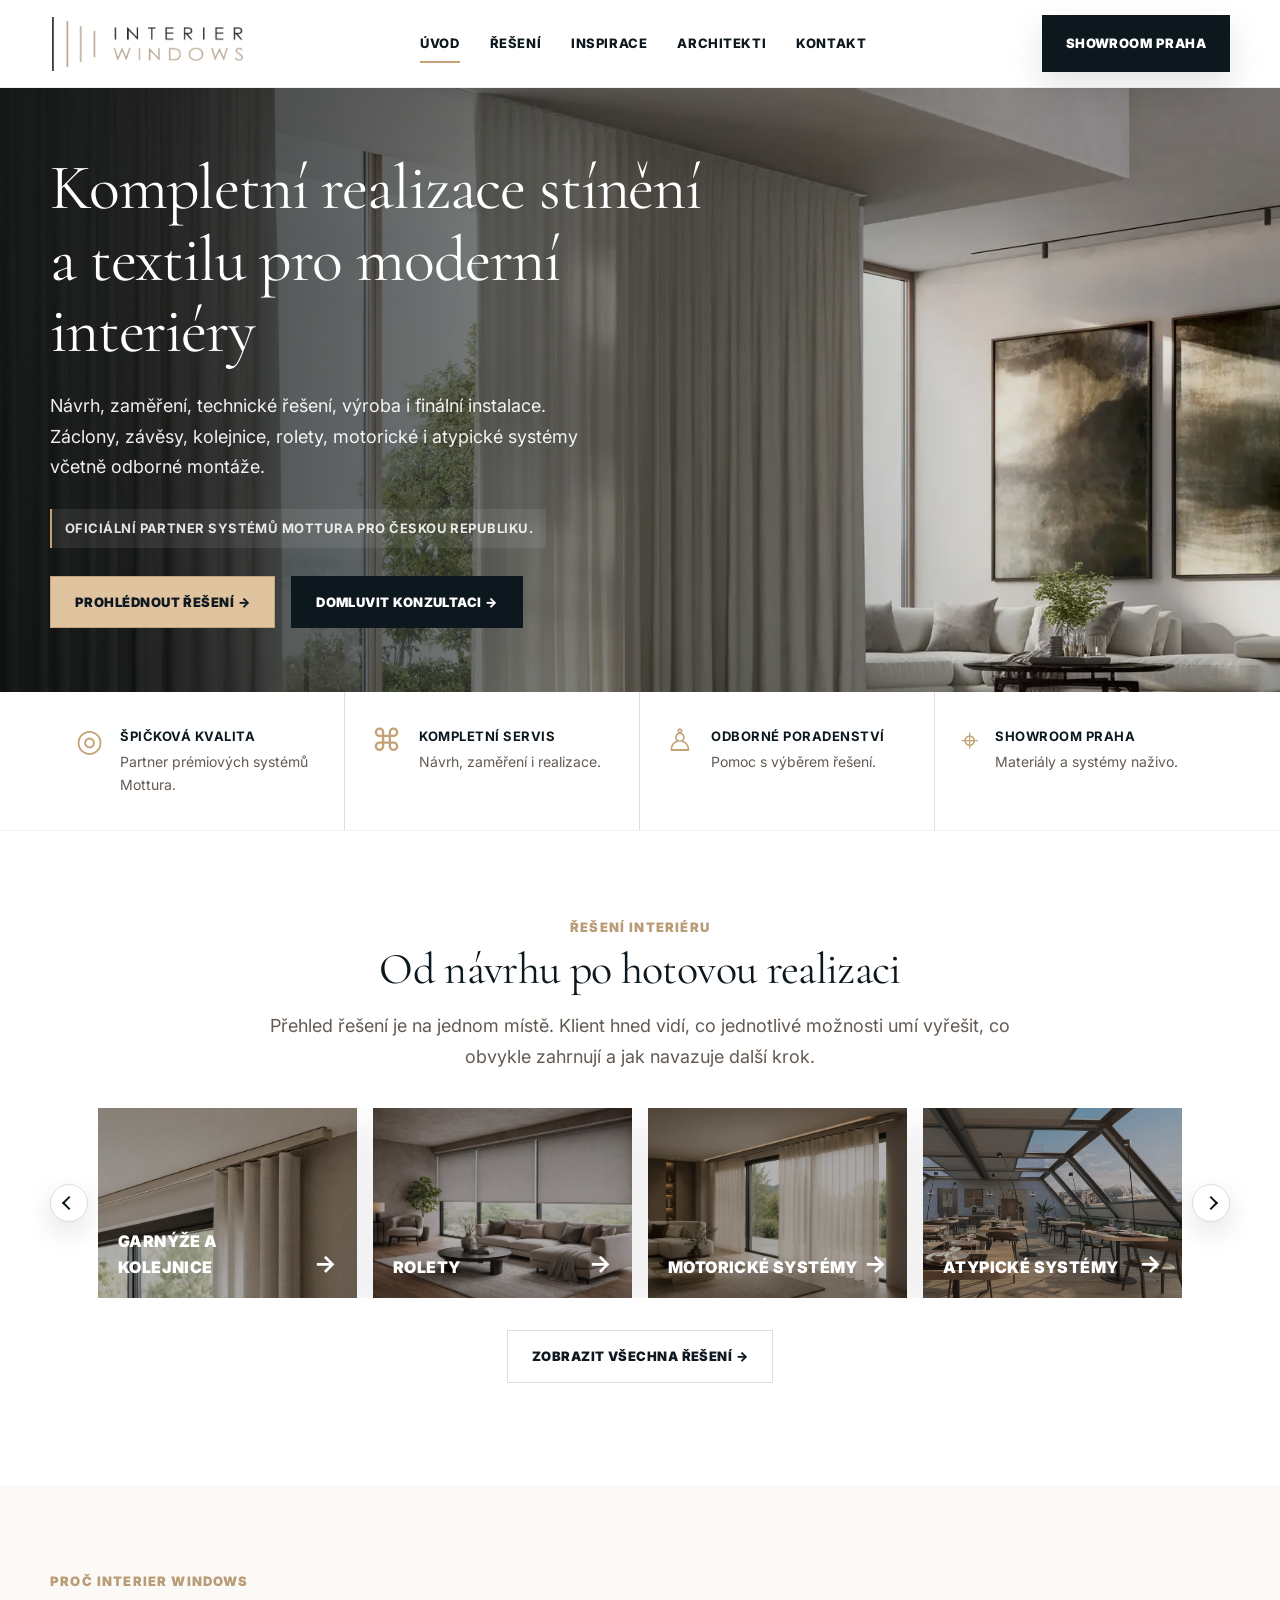
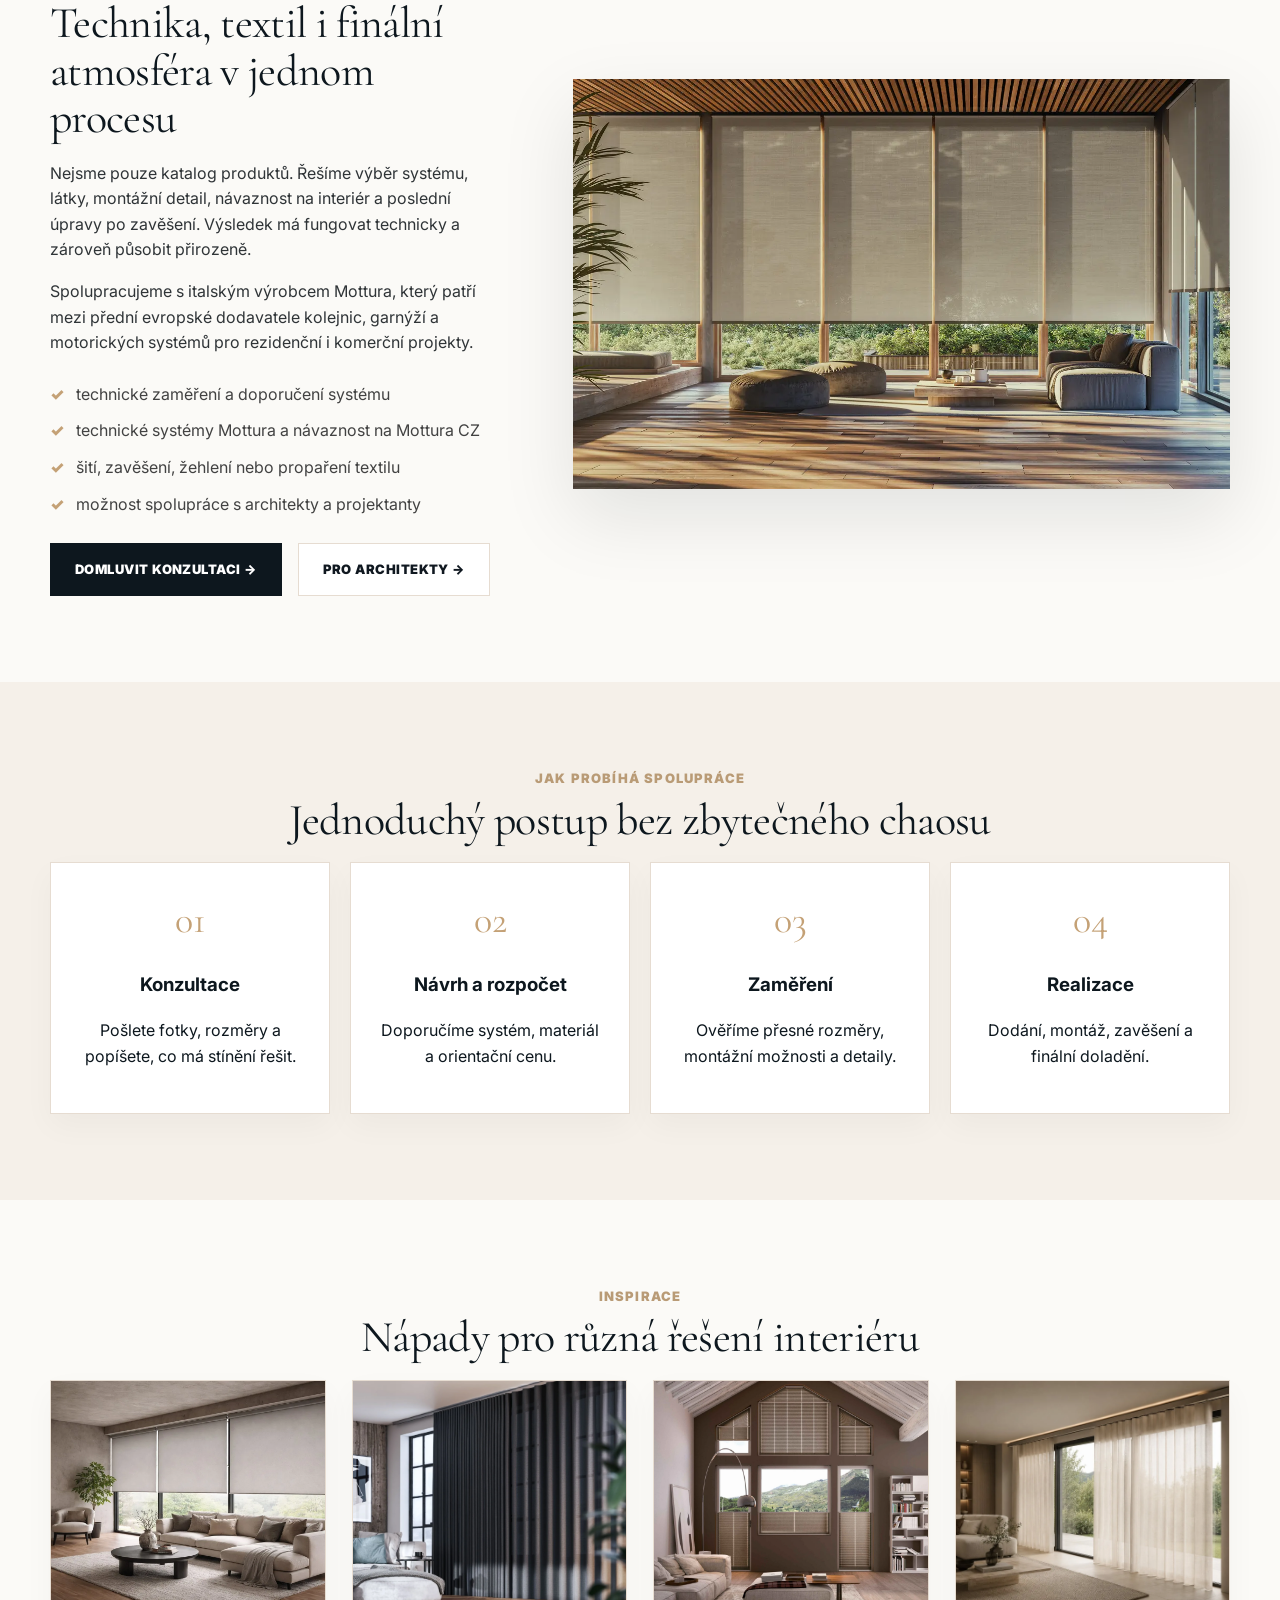
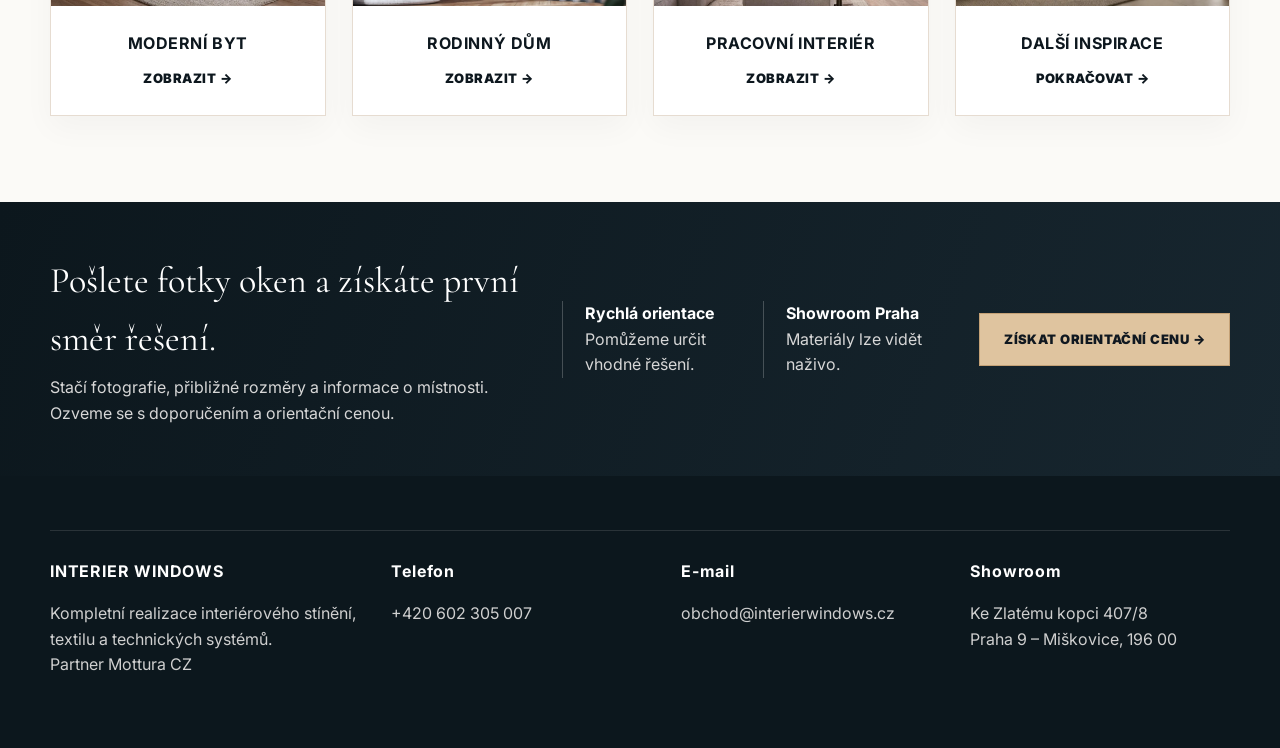
<file: index.html>
<!doctype html>
<html lang="cs">
  <head>
    <meta charset="utf-8" />
    <meta name="viewport" content="width=device-width,initial-scale=1" />
    <meta
      name="description"
      content="Interier Windows – návrh, zaměření, dodání a montáž záclon, závěsů, rolet, kolejnic a motorických systémů v Praze."
    />
    <title>Interier Windows | Kompletní realizace stínění a textilu</title>
    <link rel="icon" href="favicon.ico" sizes="any" />
    <link rel="stylesheet" href="style.css" />
    <script type="application/ld+json">
      {
        "@context": "https://schema.org",
        "@type": "LocalBusiness",
        "name": "Interier Windows",
        "legalName": "Interier Windows s.r.o.",
        "url": "https://interierwindows.cz/",
        "logo": "https://interierwindows.cz/assets/img/logo/interier-windows-logo.png",
        "image": "https://interierwindows.cz/assets/img/showroom/showroom-praha.webp",
        "email": "obchod@interierwindows.cz",
        "telephone": "+420602305007",
        "address": {
          "@type": "PostalAddress",
          "streetAddress": "Ke Zlatému kopci 407/8",
          "addressLocality": "Praha 9 – Miškovice",
          "postalCode": "196 00",
          "addressCountry": "CZ"
        },
        "areaServed": {
          "@type": "Country",
          "name": "Česká republika"
        }
      }
    </script>
  </head>
  <body>
    <header class="topbar">
      <div class="wrap nav">
        <a
          class="brand"
          href="index.html"
          aria-label="Interier Windows – úvodní stránka"
        >
          <img
            class="logo"
            src="assets/img/logo/interier-windows-logo.png"
            alt="Interier Windows"
          />
        </a>
        <button
          class="hamb"
          type="button"
          aria-label="Otevřít menu"
          aria-expanded="false"
          aria-controls="main-menu"
        >
          ☰
        </button>
        <nav class="menu" id="main-menu" aria-label="Hlavní navigace">
          <a class="active" href="index.html" aria-current="page">Úvod</a>
          <a href="sluzby.html">Řešení</a>
          <a href="inspirace.html">Inspirace</a>
          <a href="architekti.html">Architekti</a>
          <a href="kontakt.html">Kontakt</a>
        </nav>
        <a class="showroom" href="kontakt.html#showroom">Showroom Praha</a>
      </div>
    </header>
    <main>
      <section class="hero hero-slider">
        <div class="hero-bg hero-bg--1 is-active"></div>
        <div class="hero-bg hero-bg--2"></div>
        <div class="hero-bg hero-bg--3"></div>
        <div class="wrap reveal">
          <h1>Kompletní realizace stínění a textilu pro moderní interiéry</h1>
          <p>
            Návrh, zaměření, technické řešení, výroba i finální instalace.
            Záclony, závěsy, kolejnice, rolety, motorické i atypické systémy
            včetně odborné montáže.
          </p>
          <div class="hero-note">
            Oficiální partner systémů Mottura pro Českou republiku.
          </div>
          <div class="actions">
            <a class="btn" href="sluzby.html">Prohlédnout řešení →</a
            ><a class="btn dark" href="kontakt.html"
              >Domluvit konzultaci →</a
            >
          </div>
        </div>
      </section>
      <section class="features">
        <div class="wrap feature-grid">
          <div class="feature">
            <div class="ico">◎</div>
            <div>
              <h3>Špičková kvalita</h3>
              <p>Partner prémiových systémů Mottura.</p>
            </div>
          </div>
          <div class="feature">
            <div class="ico">⌘</div>
            <div>
              <h3>Kompletní servis</h3>
              <p>Návrh, zaměření i realizace.</p>
            </div>
          </div>
          <div class="feature">
            <div class="ico">♙</div>
            <div>
              <h3>Odborné poradenství</h3>
              <p>Pomoc s výběrem řešení.</p>
            </div>
          </div>
          <div class="feature">
            <div class="ico">⌖</div>
            <div>
              <h3>Showroom Praha</h3>
              <p>Materiály a systémy naživo.</p>
            </div>
          </div>
        </div>
      </section>

      <section class="section white">
        <div class="wrap center">
          <div class="eyebrow">Řešení interiéru</div>
          <h2>Od návrhu po hotovou realizaci</h2>
          <p class="lead">
            Přehled řešení je na jednom místě. Klient hned vidí, co jednotlivé
            možnosti umí vyřešit, co obvykle zahrnují a jak navazuje další krok.
          </p>
          <div class="service-carousel" data-service-carousel>
            <button
              class="service-carousel__arrow service-carousel__arrow--prev"
              type="button"
              aria-label="Předchozí řešení"
              data-carousel-prev
            >
              ‹
            </button>
            <div class="service-grid">
              <a class="service-tile" href="sluzby.html#textil">
                <img
                  src="assets/img/products/zaclony.webp"
                  alt="Záclony a závěsy"
                />
                <span>Záclony a závěsy</span>
                <b>→</b>
              </a>
              <a class="service-tile" href="sluzby.html#kolejnice">
                <img
                  src="assets/img/products/kolejnice.webp"
                  alt="Garnýže a kolejnice"
                />
                <span>Garnýže a kolejnice</span>
                <b>→</b>
              </a>
              <a class="service-tile" href="sluzby.html#rolety">
                <img
                  src="assets/img/products/rolety-interierove.webp"
                  alt="Rolety"
                />
                <span>Rolety</span>
                <b>→</b>
              </a>
              <a class="service-tile" href="sluzby.html#motory">
                <img
                  src="assets/img/products/motoricke-systemy.webp"
                  alt="Motorické systémy"
                />
                <span>Motorické systémy</span>
                <b>→</b>
              </a>
              <a class="service-tile" href="sluzby.html#atypicke">
                <img
                  src="assets/img/products/stresni-systemy.webp"
                  alt="Atypické systémy"
                />
                <span>Atypické systémy</span>
                <b>→</b>
              </a>
            </div>
            <button
              class="service-carousel__arrow service-carousel__arrow--next"
              type="button"
              aria-label="Další řešení"
              data-carousel-next
            >
              ›
            </button>
          </div>
          <p class="section-action">
            <a class="btn light" href="sluzby.html"
              >Zobrazit všechna řešení →</a
            >
          </p>
        </div>
      </section>
      <section id="onas" class="section">
        <div class="wrap split">
          <div class="text reveal">
            <div class="eyebrow">Proč Interier Windows</div>
            <h2>Technika, textil i finální atmosféra v jednom procesu</h2>
            <p>
              Nejsme pouze katalog produktů. Řešíme výběr systému, látky,
              montážní detail, návaznost na interiér a poslední úpravy po
              zavěšení. Výsledek má fungovat technicky a zároveň působit
              přirozeně.
            </p>
            <p>
              Spolupracujeme s italským výrobcem Mottura, který patří mezi
              přední evropské dodavatele kolejnic, garnýží a motorických systémů
              pro rezidenční i komerční projekty.
            </p>
            <ul class="ticks">
              <li>technické zaměření a doporučení systému</li>
              <li>technické systémy Mottura a návaznost na Mottura CZ</li>
              <li>šití, zavěšení, žehlení nebo propaření textilu</li>
              <li>možnost spolupráce s architekty a projektanty</li>
            </ul>
            <div class="actions">
              <a class="btn dark" href="kontakt.html">Domluvit konzultaci →</a>
              <a class="btn light" href="architekti.html">Pro architekty →</a>
            </div>
          </div>
          <img
            class="reveal"
            src="assets/img/hero/nahled-2.webp"
            alt="Interiérové stínění"
          />
        </div>
      </section>
      <section class="section stone">
        <div class="wrap center">
          <div class="eyebrow">Jak probíhá spolupráce</div>
          <h2>Jednoduchý postup bez zbytečného chaosu</h2>
          <div class="process">
            <div>
              <h3>Konzultace</h3>
              <p>Pošlete fotky, rozměry a popíšete, co má stínění řešit.</p>
            </div>
            <div>
              <h3>Návrh a rozpočet</h3>
              <p>Doporučíme systém, materiál a orientační cenu.</p>
            </div>
            <div>
              <h3>Zaměření</h3>
              <p>Ověříme přesné rozměry, montážní možnosti a detaily.</p>
            </div>
            <div>
              <h3>Realizace</h3>
              <p>Dodání, montáž, zavěšení a finální doladění.</p>
            </div>
          </div>
        </div>
      </section>
      <section class="section">
        <div class="wrap center">
          <div class="eyebrow">Inspirace</div>
          <h2>Nápady pro různá řešení interiéru</h2>
          <div class="cards four">
            <a class="card" href="inspirace.html"
              ><img
                src="assets/img/products/rolety-interierove.webp"
                alt="Inspirace pro byt"
              />
              <div class="in">
                <h3>Moderní byt</h3>
                <span class="arrow">Zobrazit →</span>
              </div></a
            ><a class="card" href="inspirace.html"
              ><img
                src="assets/img/products/zavesy.webp"
                alt="Inspirace pro rodinný dům"
              />
              <div class="in">
                <h3>Rodinný dům</h3>
                <span class="arrow">Zobrazit →</span>
              </div></a
            ><a class="card" href="inspirace.html"
              ><img
                src="assets/img/products/plisse.webp"
                alt="Inspirace pro kancelář"
              />
              <div class="in">
                <h3>Pracovní interiér</h3>
                <span class="arrow">Zobrazit →</span>
              </div></a
            ><a class="card" href="inspirace.html"
              ><img
                src="assets/img/products/motoricke-systemy.webp"
                alt="Další inspirace"
              />
              <div class="in">
                <h3>Další inspirace</h3>
                <span class="arrow">Pokračovat →</span>
              </div></a
            >
          </div>
        </div>
      </section>
      <section class="cta-band">
        <div class="wrap cta-grid">
          <div>
            <h2>Pošlete fotky oken a získáte první směr řešení.</h2>
            <p>
              Stačí fotografie, přibližné rozměry a informace o místnosti.
              Ozveme se s doporučením a orientační cenou.
            </p>
          </div>
          <div class="mini">
            <div>
              <strong>Rychlá orientace</strong>
              <p>Pomůžeme určit vhodné řešení.</p>
            </div>
            <div>
              <strong>Showroom Praha</strong>
              <p>Materiály lze vidět naživo.</p>
            </div>
          </div>
          <a class="btn" href="kontakt.html">Získat orientační cenu →</a>
        </div>
      </section>
    </main>
    <footer class="footer">
      <div class="wrap footer-grid">
        <div>
          <strong>INTERIER WINDOWS</strong>
          <p>
            Kompletní realizace interiérového stínění, textilu a technických
            systémů. <br /><a
              href="https://mottura.cz/"
              target="_blank"
              rel="noopener noreferrer"
              >Partner Mottura CZ</a
            >
          </p>
        </div>
        <div>
          <strong>Telefon</strong>
          <p><a href="tel:+420602305007">+420 602 305 007</a></p>
        </div>
        <div>
          <strong>E-mail</strong>
          <p>obchod@interierwindows.cz</p>
        </div>
        <div>
          <strong>Showroom</strong>
          <p>
            <a
              href="https://maps.app.goo.gl/6eoe3UdYhb4BpE249"
              target="_blank"
              rel="noopener noreferrer"
              >Ke Zlatému kopci 407/8<br />Praha 9 – Miškovice, 196 00</a
            >
          </p>
        </div>
      </div>
    </footer>
    <script src="app.js"></script>
  </body>
</html>
</file>
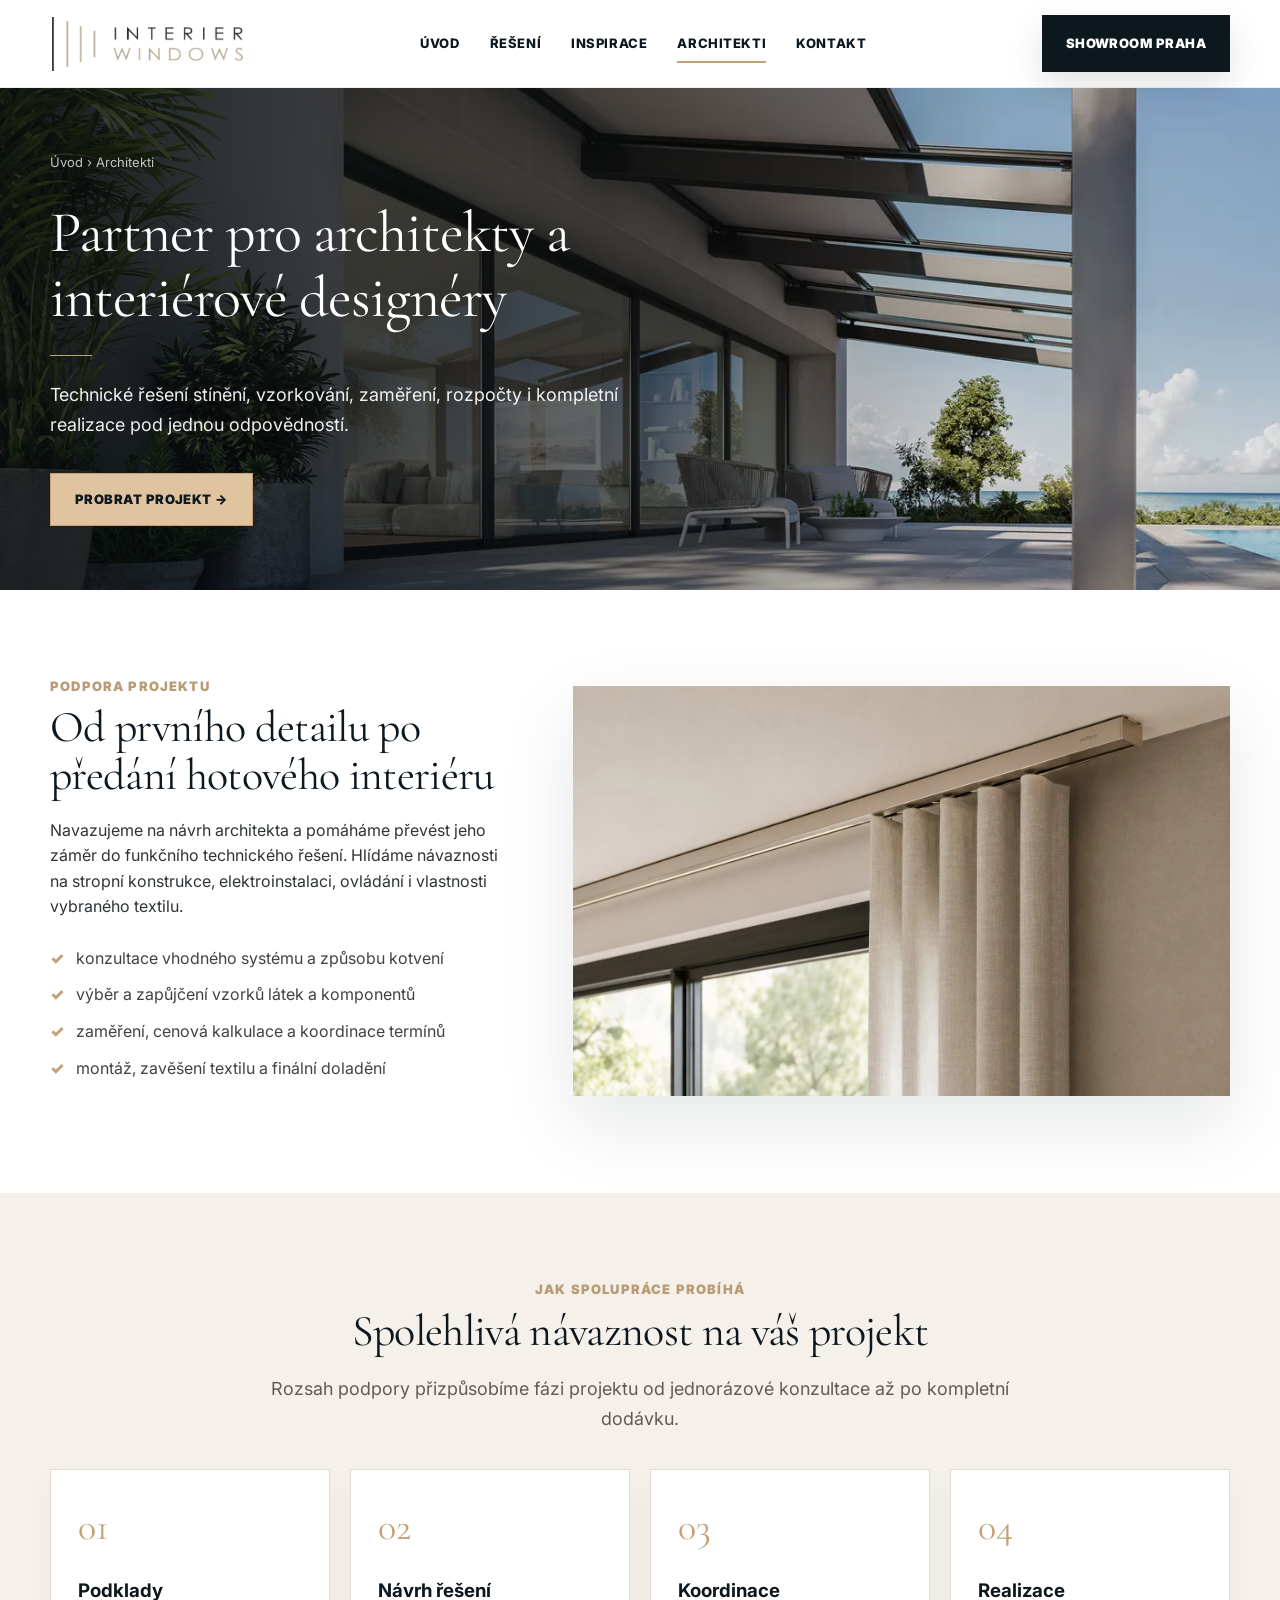
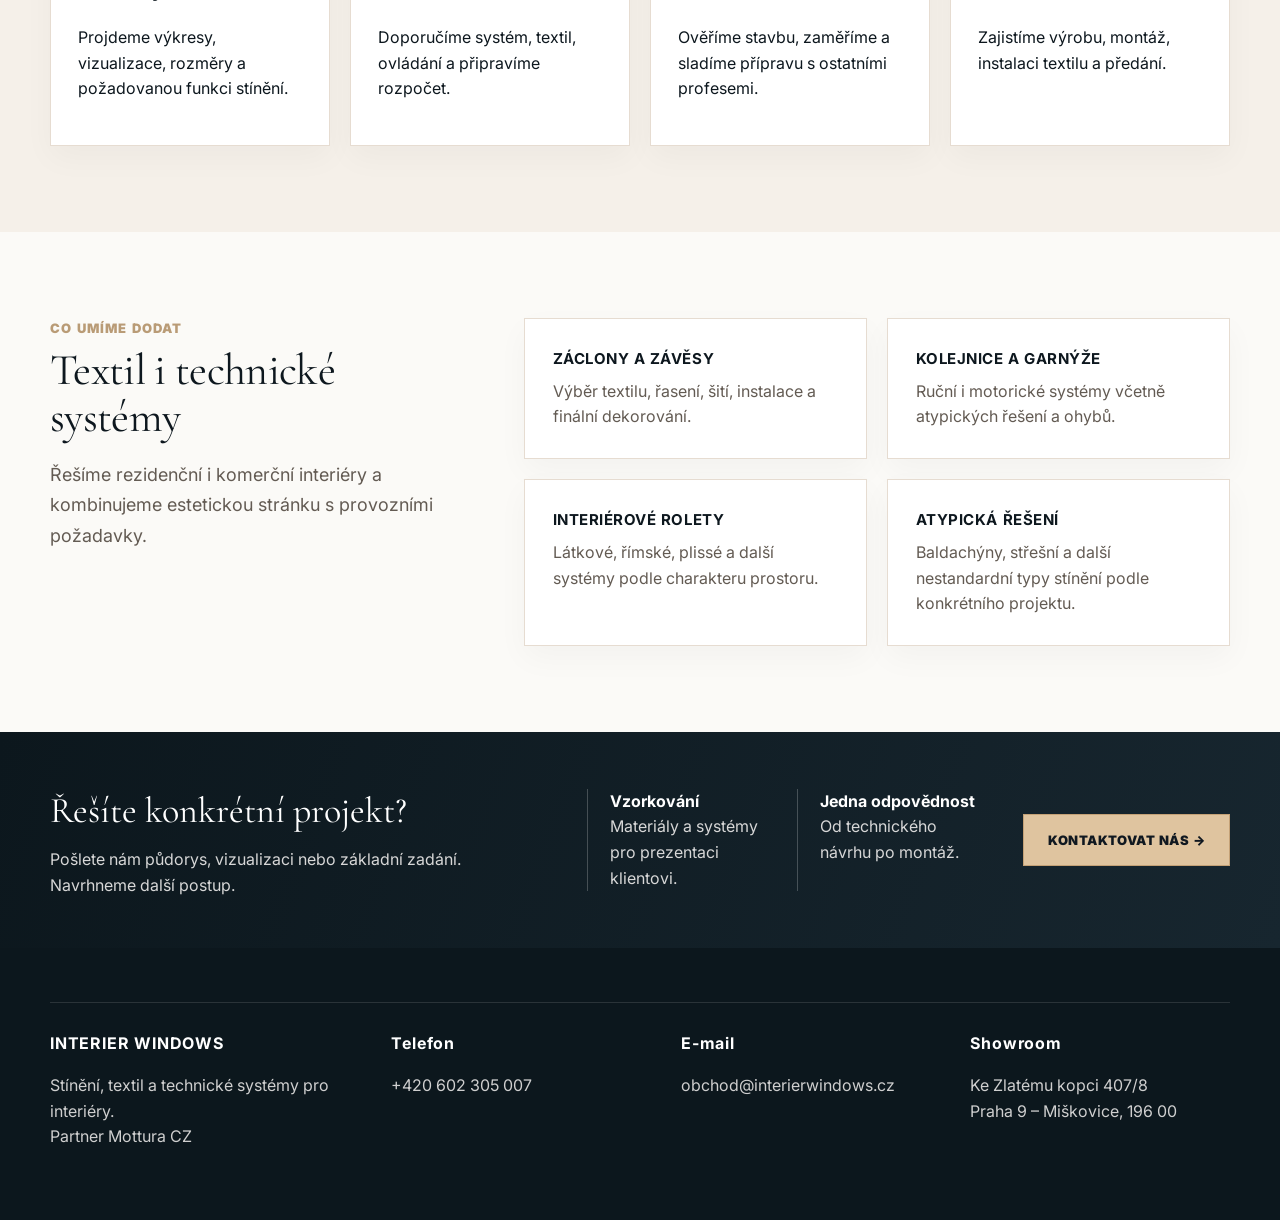
<file: architekti.html>
<!doctype html>
<html lang="cs">
  <head>
    <meta charset="utf-8" />
    <meta name="viewport" content="width=device-width, initial-scale=1" />
    <meta
      name="description"
      content="Technická a realizační podpora pro architekty a interiérové designéry – Interier Windows."
    />
    <title>Pro architekty a designéry | Interier Windows</title>
    <link rel="icon" href="favicon.ico" sizes="any" />
    <link rel="stylesheet" href="style.css" />
  </head>

  <body>
    <header class="topbar">
      <div class="wrap nav">
        <a
          class="brand"
          href="index.html"
          aria-label="Interier Windows – úvodní stránka"
        >
          <img
            class="logo"
            src="assets/img/logo/interier-windows-logo.png"
            alt="Interier Windows"
          />
        </a>

        <button
          class="hamb"
          type="button"
          aria-label="Otevřít menu"
          aria-expanded="false"
          aria-controls="main-menu"
        >
          ☰
        </button>

        <nav class="menu" id="main-menu" aria-label="Hlavní navigace">
          <a href="index.html">Úvod</a>
          <a href="sluzby.html">Řešení</a>
          <a href="inspirace.html">Inspirace</a>
          <a class="active" href="architekti.html" aria-current="page"
            >Architekti</a
          >
          <a href="kontakt.html">Kontakt</a>
        </nav>

        <a class="showroom" href="kontakt.html#showroom">Showroom Praha</a>
      </div>
    </header>

    <main>
      <section class="hero page hero--image-3">
        <div class="wrap">
          <div class="crumb">Úvod › Architekti</div>
          <h1>Partner pro architekty a interiérové designéry</h1>
          <div class="line"></div>
          <p>
            Technické řešení stínění, vzorkování, zaměření, rozpočty i kompletní
            realizace pod jednou odpovědností.
          </p>
          <a class="btn" href="kontakt.html">Probrat projekt →</a>
        </div>
      </section>

      <section class="section white">
        <div class="wrap split">
          <div class="text reveal">
            <div class="eyebrow">Podpora projektu</div>
            <h2>Od prvního detailu po předání hotového interiéru</h2>
            <p>
              Navazujeme na návrh architekta a pomáháme převést jeho záměr do
              funkčního technického řešení. Hlídáme návaznosti na stropní
              konstrukce, elektroinstalaci, ovládání i vlastnosti vybraného
              textilu.
            </p>
            <ul class="ticks">
              <li>konzultace vhodného systému a způsobu kotvení</li>
              <li>výběr a zapůjčení vzorků látek a komponentů</li>
              <li>zaměření, cenová kalkulace a koordinace termínů</li>
              <li>montáž, zavěšení textilu a finální doladění</li>
            </ul>
          </div>
          <img
            class="reveal"
            src="assets/img/products/kolejnice.webp"
            alt="Detail technického řešení interiérové kolejnice"
          />
        </div>
      </section>

      <section class="section stone">
        <div class="wrap center">
          <div class="eyebrow">Jak spolupráce probíhá</div>
          <h2>Spolehlivá návaznost na váš projekt</h2>
          <p class="lead">
            Rozsah podpory přizpůsobíme fázi projektu od jednorázové konzultace
            až po kompletní dodávku.
          </p>
          <div class="process process-clean">
            <div>
              <h3>Podklady</h3>
              <p>
                Projdeme výkresy, vizualizace, rozměry a požadovanou funkci
                stínění.
              </p>
            </div>
            <div>
              <h3>Návrh řešení</h3>
              <p>Doporučíme systém, textil, ovládání a připravíme rozpočet.</p>
            </div>
            <div>
              <h3>Koordinace</h3>
              <p>
                Ověříme stavbu, zaměříme a sladíme přípravu s ostatními
                profesemi.
              </p>
            </div>
            <div>
              <h3>Realizace</h3>
              <p>Zajistíme výrobu, montáž, instalaci textilu a předání.</p>
            </div>
          </div>
        </div>
      </section>

      <section class="section">
        <div class="wrap architect-grid">
          <div>
            <div class="eyebrow">Co umíme dodat</div>
            <h2>Textil i technické systémy</h2>
            <p class="lead">
              Řešíme rezidenční i komerční interiéry a kombinujeme estetickou
              stránku s provozními požadavky.
            </p>
          </div>
          <div class="architect-services">
            <article>
              <h3>Záclony a závěsy</h3>
              <p>
                Výběr textilu, řasení, šití, instalace a finální dekorování.
              </p>
            </article>
            <article>
              <h3>Kolejnice a garnýže</h3>
              <p>Ruční i motorické systémy včetně atypických řešení a ohybů.</p>
            </article>
            <article>
              <h3>Interiérové rolety</h3>
              <p>
                Látkové, římské, plissé a další systémy podle charakteru
                prostoru.
              </p>
            </article>
            <article>
              <h3>Atypická řešení</h3>
              <p>
                Baldachýny, střešní a další nestandardní typy stínění podle
                konkrétního projektu.
              </p>
            </article>
          </div>
        </div>
      </section>

      <section class="cta-band">
        <div class="wrap cta-grid">
          <div>
            <h2>Řešíte konkrétní projekt?</h2>
            <p>
              Pošlete nám půdorys, vizualizaci nebo základní zadání. Navrhneme
              další postup.
            </p>
          </div>
          <div class="mini">
            <div>
              <strong>Vzorkování</strong>
              <p>Materiály a systémy pro prezentaci klientovi.</p>
            </div>
            <div>
              <strong>Jedna odpovědnost</strong>
              <p>Od technického návrhu po montáž.</p>
            </div>
          </div>
          <a class="btn" href="kontakt.html">Kontaktovat nás →</a>
        </div>
      </section>
    </main>

    <footer class="footer">
      <div class="wrap footer-grid">
        <div>
          <strong>INTERIER WINDOWS</strong>
          <p>
            Stínění, textil a technické systémy pro interiéry.<br /><a
              href="https://mottura.cz/"
              target="_blank"
              rel="noopener noreferrer"
              >Partner Mottura CZ</a
            >
          </p>
        </div>
        <div>
          <strong>Telefon</strong>
          <p><a href="tel:+420602305007">+420 602 305 007</a></p>
        </div>
        <div>
          <strong>E-mail</strong>
          <p>obchod@interierwindows.cz</p>
        </div>
        <div>
          <strong>Showroom</strong>
          <p>
            <a
              href="https://maps.app.goo.gl/6eoe3UdYhb4BpE249"
              target="_blank"
              rel="noopener noreferrer"
              >Ke Zlatému kopci 407/8<br />Praha 9 – Miškovice, 196 00</a
            >
          </p>
        </div>
      </div>
    </footer>

    <script src="app.js"></script>
  </body>
</html>
</file>
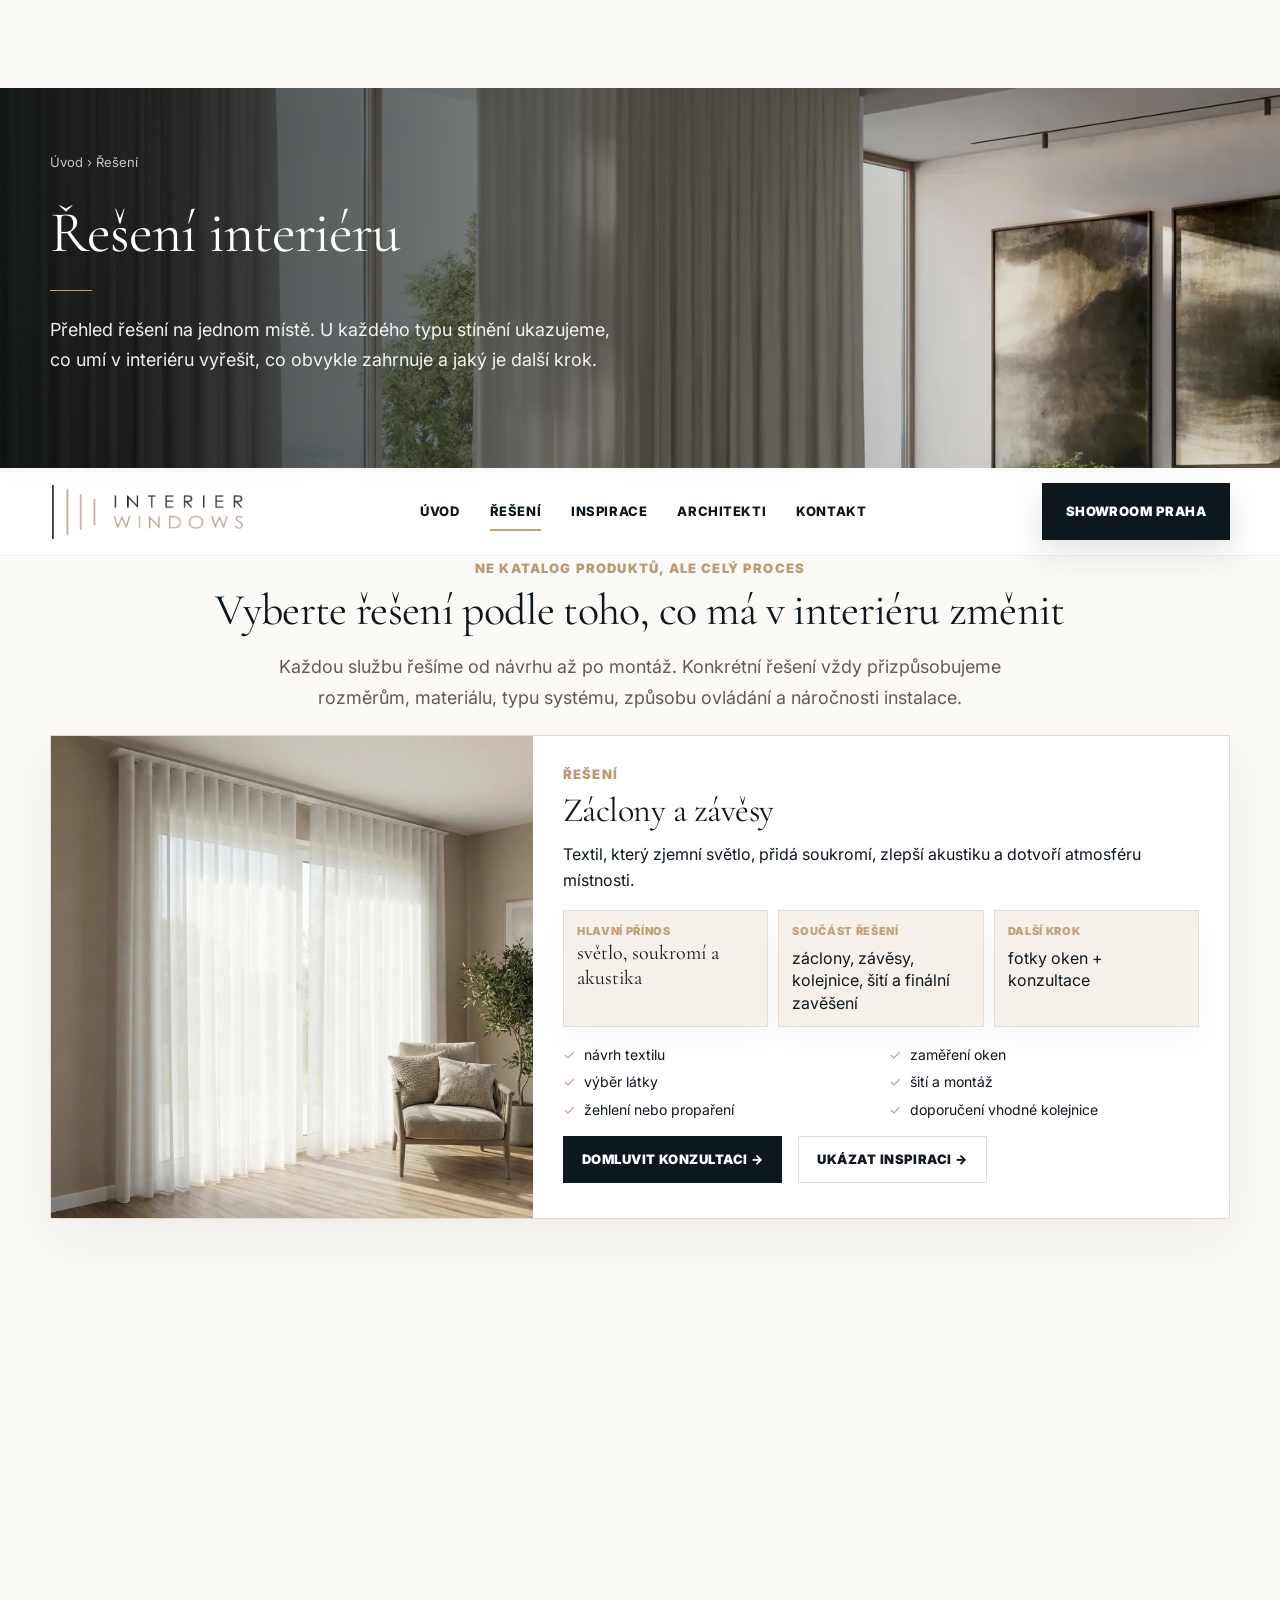
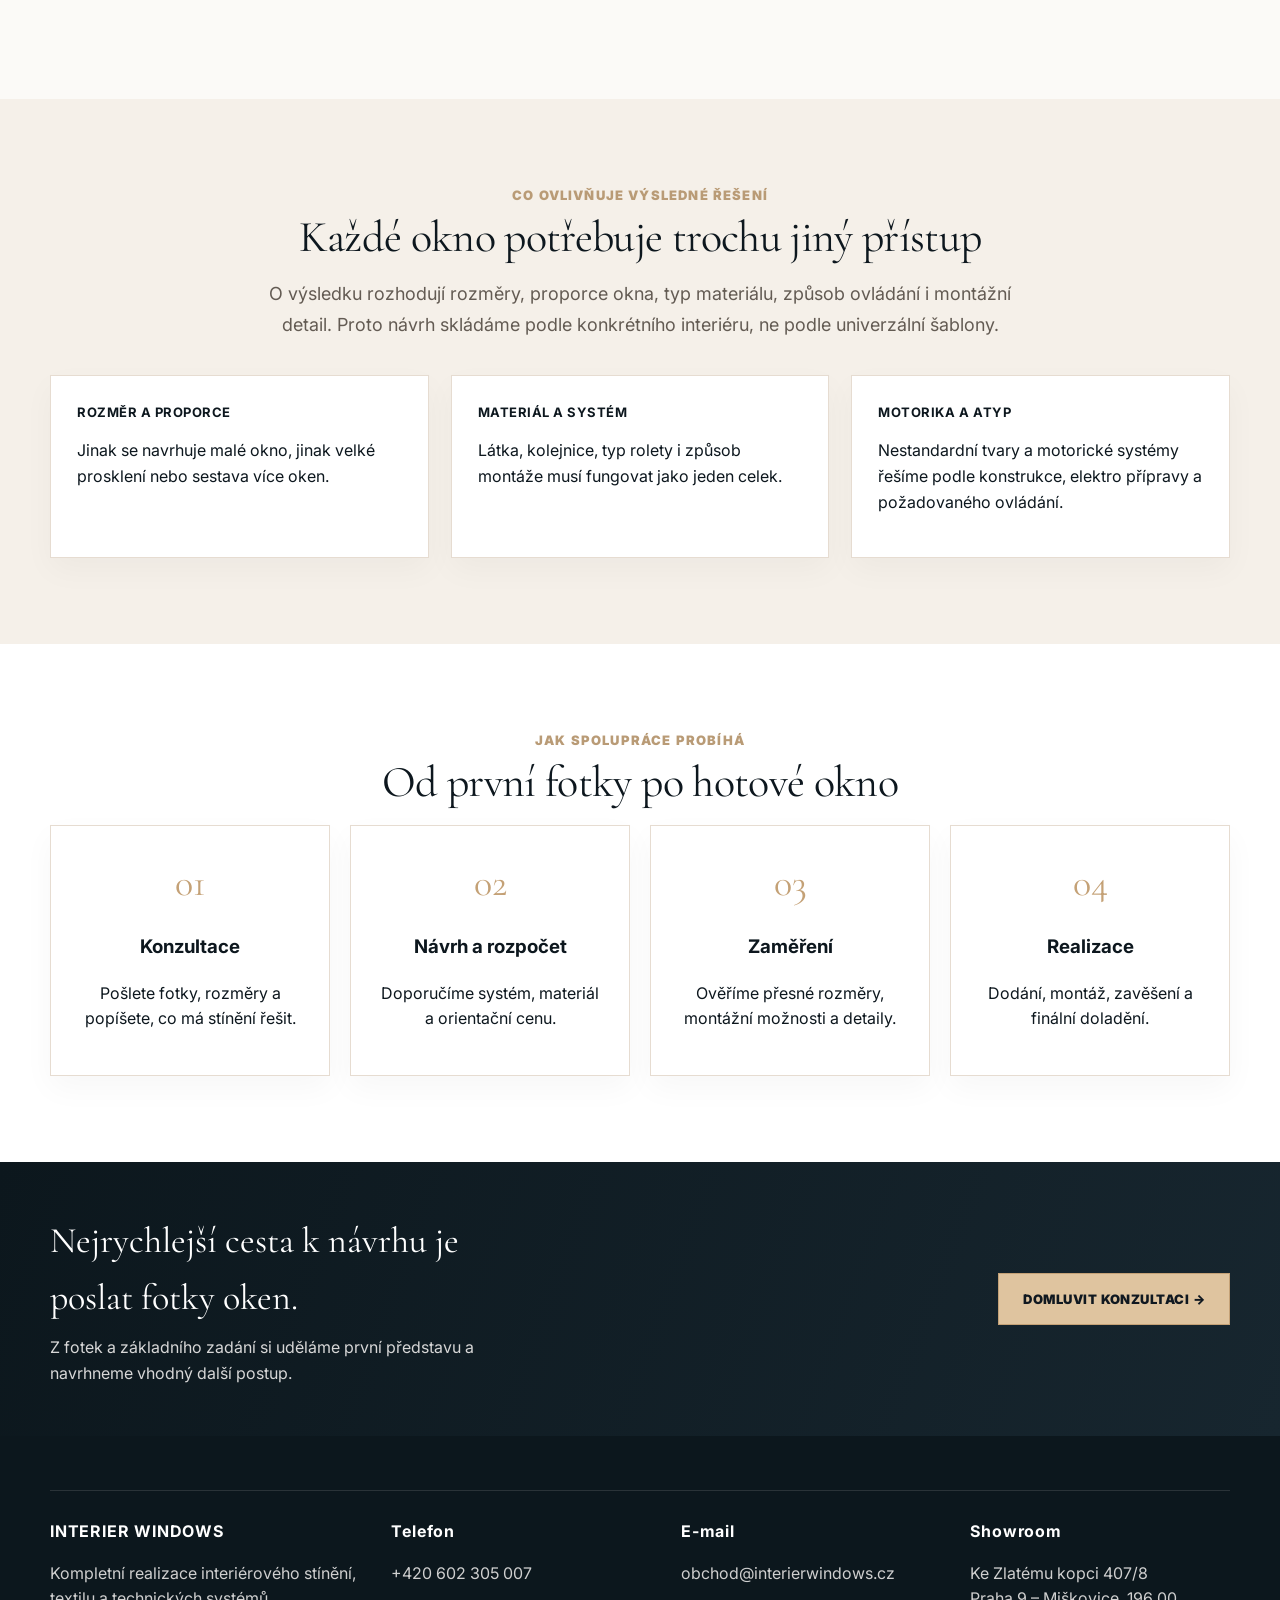
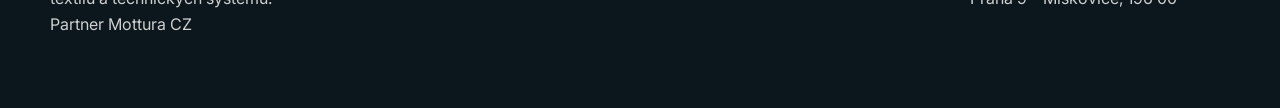
<file: cenik.html>
<!doctype html>
<html lang="cs">
  <head>
    <meta charset="utf-8" />
    <meta http-equiv="refresh" content="0; url=sluzby.html#co-ovlivnuje-reseni" />
    <title>Řešení | Interier Windows</title>
    <link rel="canonical" href="sluzby.html#co-ovlivnuje-reseni" />
    <link rel="icon" href="favicon.ico" sizes="any" />
  </head>
  <body>
    <p>
      Informace k návrhu řešení najdete na stránce
      <a href="sluzby.html#co-ovlivnuje-reseni">Řešení</a>.
    </p>
  </body>
</html>
</file>
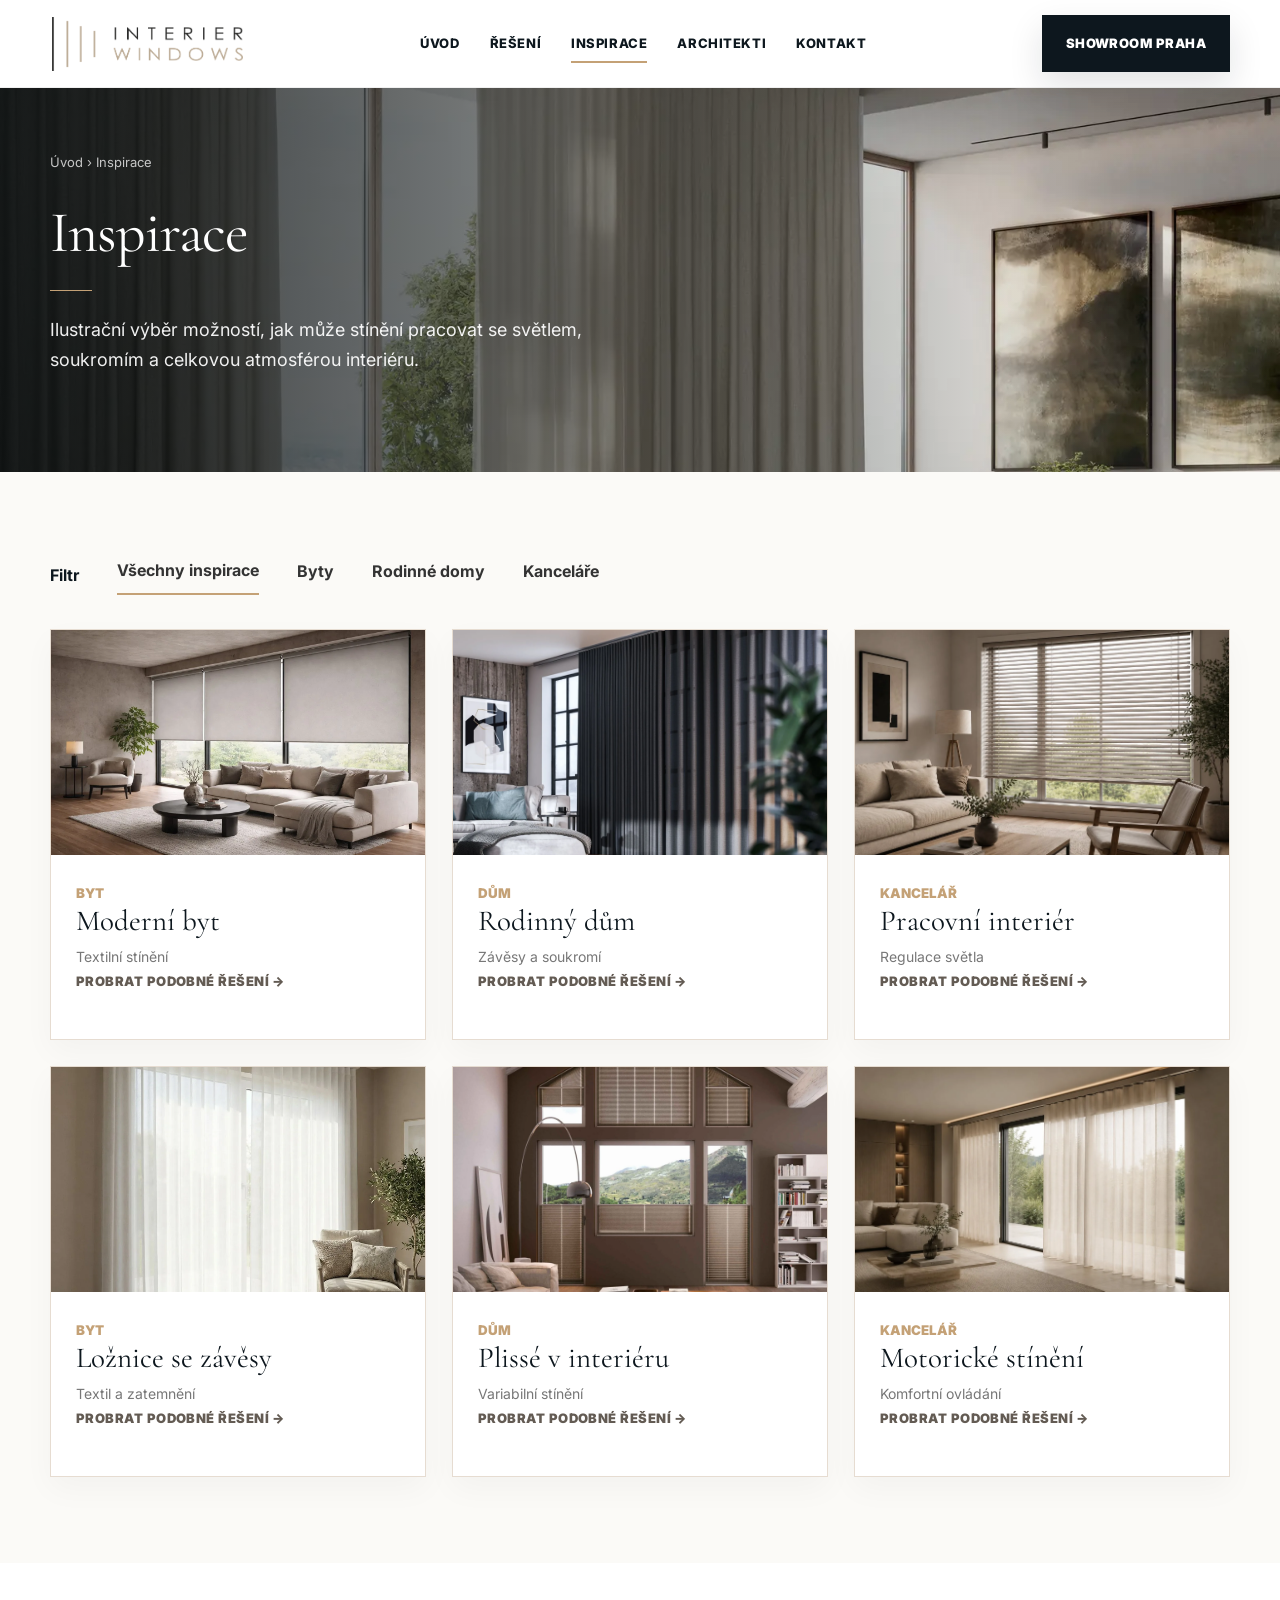
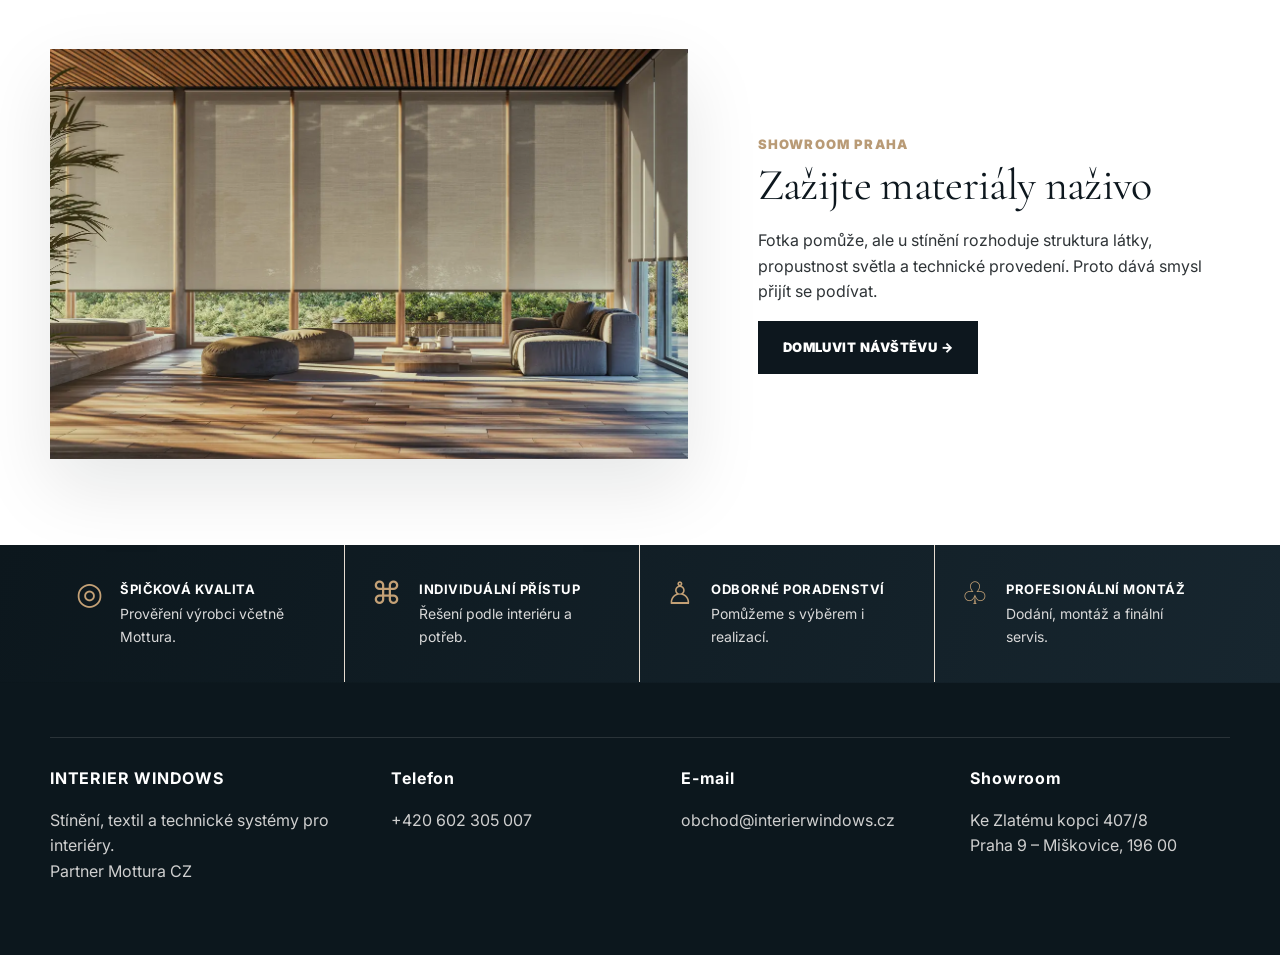
<file: inspirace.html>
<!doctype html>
<html lang="cs">
  <head>
    <meta charset="utf-8" />
    <meta name="viewport" content="width=device-width,initial-scale=1" />
    <meta name="description" content="Inspirace pro interiérové stínění – Interier Windows" />
    <title>Inspirace | Interier Windows</title>
    <link rel="icon" href="favicon.ico" sizes="any" />
    <link rel="stylesheet" href="style.css" />
  </head>
  <body>
    <header class="topbar">
      <div class="wrap nav">
        <a
          class="brand"
          href="index.html"
          aria-label="Interier Windows – úvodní stránka"
        >
          <img
            class="logo"
            src="assets/img/logo/interier-windows-logo.png"
            alt="Interier Windows"
          />
        </a>
        <button
          class="hamb"
          type="button"
          aria-label="Otevřít menu"
          aria-expanded="false"
          aria-controls="main-menu"
        >
          ☰
        </button>
        <nav class="menu" id="main-menu" aria-label="Hlavní navigace">
          <a href="index.html">Úvod</a>
          <a href="sluzby.html">Řešení</a>
          <a class="active" href="inspirace.html" aria-current="page"
            >Inspirace</a
          >
          <a href="architekti.html">Architekti</a>
          <a href="kontakt.html">Kontakt</a>
        </nav>
        <a class="showroom" href="kontakt.html#showroom">Showroom Praha</a>
      </div>
    </header>
    <main>
      <section class="hero page hero--image-1">
        <div class="wrap">
          <div class="crumb">Úvod › Inspirace</div>
          <h1>Inspirace</h1>
          <div class="line"></div>
          <p>
            Ilustrační výběr možností, jak může stínění pracovat se světlem,
            soukromím a celkovou atmosférou interiéru.
          </p>
        </div>
      </section>
      <section class="section">
        <div class="wrap">
          <div class="filter">
            <strong>Filtr</strong>
            <button
              class="active"
              type="button"
              data-filter="all"
              aria-pressed="true"
            >
              Všechny inspirace
            </button>
            <button type="button" data-filter="byt" aria-pressed="false">
              Byty
            </button>
            <button type="button" data-filter="dum" aria-pressed="false">
              Rodinné domy
            </button>
            <button type="button" data-filter="kancelare" aria-pressed="false">
              Kanceláře
            </button>
          </div>
          <div class="cards">
            <a class="card project-card" data-cat="byt" href="kontakt.html"
              ><img
                src="assets/img/products/rolety-interierove.webp"
                alt="Inspirace pro moderní byt"
              />
              <div class="in">
                <small>byt</small>
                <h3 class="serif">Moderní byt</h3>
                <div class="loc">Textilní stínění</div>
                <p class="project-card__action">
                  <span class="arrow">Probrat podobné řešení →</span>
                </p>
              </div></a
            ><a class="card project-card" data-cat="dum" href="kontakt.html"
              ><img src="assets/img/products/zavesy.webp" alt="Rodinný dům" />
              <div class="in">
                <small>dům</small>
                <h3 class="serif">Rodinný dům</h3>
                <div class="loc">Závěsy a soukromí</div>
                <p class="project-card__action">
                  <span class="arrow">Probrat podobné řešení →</span>
                </p>
              </div></a
            ><a
              class="card project-card"
              data-cat="kancelare"
              href="kontakt.html"
              ><img
                src="assets/img/products/drevene-zaluzie.webp"
                alt="Inspirace pro pracovní interiér"
              />
              <div class="in">
                <small>kancelář</small>
                <h3 class="serif">Pracovní interiér</h3>
                <div class="loc">Regulace světla</div>
                <p class="project-card__action">
                  <span class="arrow">Probrat podobné řešení →</span>
                </p>
              </div></a
            ><a class="card project-card" data-cat="byt" href="kontakt.html"
              ><img
                src="assets/img/products/zaclony.webp"
                alt="Ložnice se závěsy"
              />
              <div class="in">
                <small>byt</small>
                <h3 class="serif">Ložnice se závěsy</h3>
                <div class="loc">Textil a zatemnění</div>
                <p class="project-card__action">
                  <span class="arrow">Probrat podobné řešení →</span>
                </p>
              </div></a
            ><a class="card project-card" data-cat="dum" href="kontakt.html"
              ><img src="assets/img/products/plisse.webp" alt="Inspirace s plissé" />
              <div class="in">
                <small>dům</small>
                <h3 class="serif">Plissé v interiéru</h3>
                <div class="loc">Variabilní stínění</div>
                <p class="project-card__action">
                  <span class="arrow">Probrat podobné řešení →</span>
                </p>
              </div></a
            ><a
              class="card project-card"
              data-cat="kancelare"
              href="kontakt.html"
              ><img
                src="assets/img/products/motoricke-systemy.webp"
                alt="Inspirace pro motorické stínění"
              />
              <div class="in">
                <small>kancelář</small>
                <h3 class="serif">Motorické stínění</h3>
                <div class="loc">Komfortní ovládání</div>
                <p class="project-card__action">
                  <span class="arrow">Probrat podobné řešení →</span>
                </p>
              </div></a
            >
          </div>
        </div>
      </section>
      <section class="section white">
        <div class="wrap split reverse">
          <img src="assets/img/hero/nahled-2.webp" alt="Showroom" />
          <div class="text">
            <div class="eyebrow">Showroom Praha</div>
            <h2>Zažijte materiály naživo</h2>
            <p>
              Fotka pomůže, ale u stínění rozhoduje struktura látky, propustnost
              světla a technické provedení. Proto dává smysl přijít se podívat.
            </p>
            <a class="btn dark" href="kontakt.html#showroom"
              >Domluvit návštěvu →</a
            >
          </div>
        </div>
      </section>
      <section class="features dark">
        <div class="wrap feature-grid">
          <div class="feature">
            <div class="ico">◎</div>
            <div>
              <h3>Špičková kvalita</h3>
              <p>Prověření výrobci včetně Mottura.</p>
            </div>
          </div>
          <div class="feature">
            <div class="ico">⌘</div>
            <div>
              <h3>Individuální přístup</h3>
              <p>Řešení podle interiéru a potřeb.</p>
            </div>
          </div>
          <div class="feature">
            <div class="ico">♙</div>
            <div>
              <h3>Odborné poradenství</h3>
              <p>Pomůžeme s výběrem i realizací.</p>
            </div>
          </div>
          <div class="feature">
            <div class="ico">♧</div>
            <div>
              <h3>Profesionální montáž</h3>
              <p>Dodání, montáž a finální servis.</p>
            </div>
          </div>
        </div>
      </section>
    </main>
    <footer class="footer">
      <div class="wrap footer-grid">
        <div>
          <strong>INTERIER WINDOWS</strong>
          <p>
            Stínění, textil a technické systémy pro interiéry. <br /><a
              href="https://mottura.cz/"
              target="_blank"
              rel="noopener noreferrer"
              >Partner Mottura CZ</a
            >
          </p>
        </div>
        <div>
          <strong>Telefon</strong>
          <p><a href="tel:+420602305007">+420 602 305 007</a></p>
        </div>
        <div>
          <strong>E-mail</strong>
          <p>obchod@interierwindows.cz</p>
        </div>
        <div>
          <strong>Showroom</strong>
          <p>
            <a
              href="https://maps.app.goo.gl/6eoe3UdYhb4BpE249"
              target="_blank"
              rel="noopener noreferrer"
              >Ke Zlatému kopci 407/8<br />Praha 9 – Miškovice, 196 00</a
            >
          </p>
        </div>
      </div>
    </footer>
    <script src="app.js"></script>
  </body>
</html>
</file>
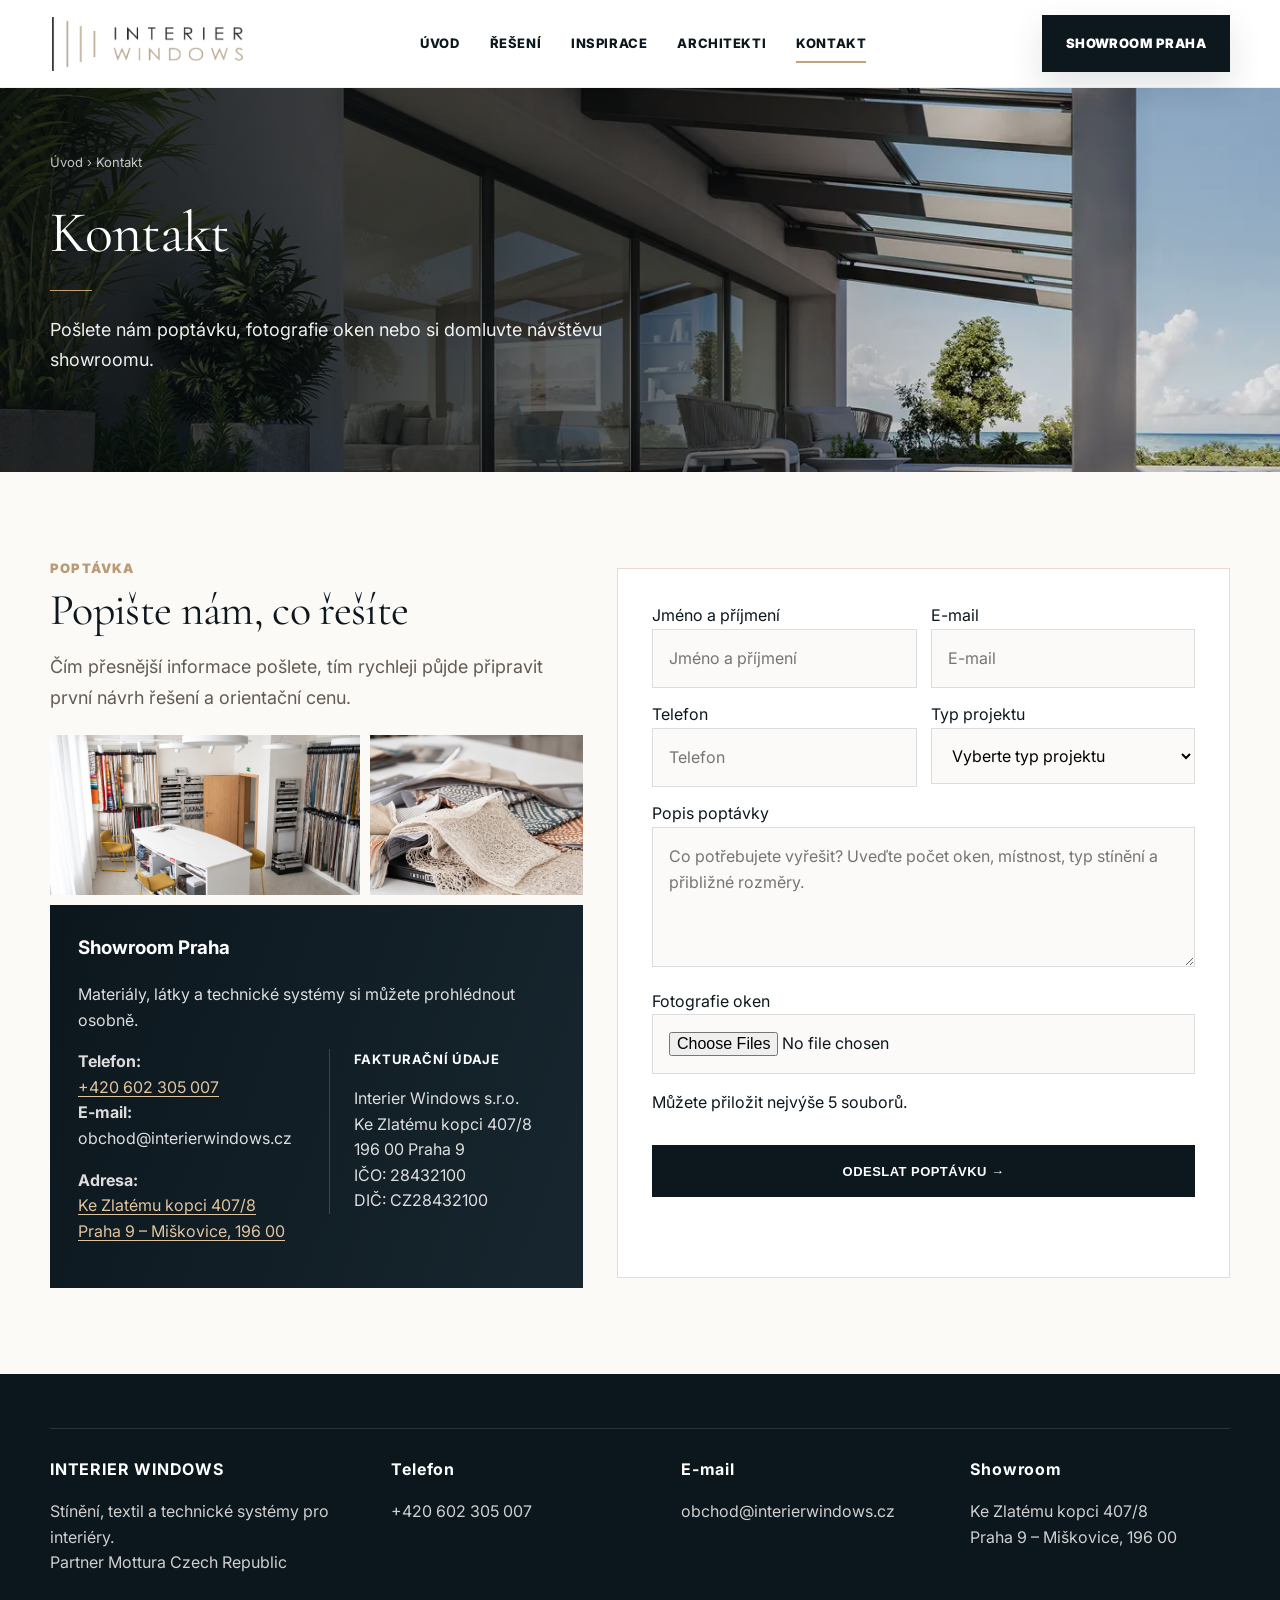
<file: kontakt.html>
<!doctype html>
<html lang="cs">
  <head>
    <meta charset="utf-8" />
    <meta name="viewport" content="width=device-width, initial-scale=1" />
    <meta name="description" content="Kontakt – Interier Windows" />
    <title>Kontakt | Interier Windows</title>
    <link rel="icon" href="favicon.ico" sizes="any" />
    <link rel="stylesheet" href="style.css" />
  </head>

  <body>
    <header class="topbar">
      <div class="wrap nav">
        <a
          class="brand"
          href="index.html"
          aria-label="Interier Windows – úvodní stránka"
        >
          <img
            class="logo"
            src="assets/img/logo/interier-windows-logo.png"
            alt="Interier Windows"
          />
        </a>

        <button
          class="hamb"
          type="button"
          aria-label="Otevřít menu"
          aria-expanded="false"
          aria-controls="main-menu"
        >
          ☰
        </button>

        <nav class="menu" id="main-menu" aria-label="Hlavní navigace">
          <a href="index.html">Úvod</a>
          <a href="sluzby.html">Řešení</a>
          <a href="inspirace.html">Inspirace</a>
          <a href="architekti.html">Architekti</a>
          <a class="active" href="kontakt.html" aria-current="page">Kontakt</a>
        </nav>

        <a class="showroom" href="kontakt.html#showroom">Showroom Praha</a>
      </div>
    </header>

    <main>
      <section class="hero page hero--image-3">
        <div class="wrap">
          <div class="crumb">Úvod › Kontakt</div>
          <h1>Kontakt</h1>
          <div class="line"></div>
          <p>
            Pošlete nám poptávku, fotografie oken nebo si domluvte návštěvu
            showroomu.
          </p>
        </div>
      </section>

      <section class="section">
        <div class="wrap form-wrap">
          <div>
            <div class="eyebrow">Poptávka</div>
            <h2>Popište nám, co řešíte</h2>

            <p class="lead">
              Čím přesnější informace pošlete, tím rychleji půjde připravit
              první návrh řešení a orientační cenu.
            </p>

            <div class="showroom-gallery" aria-label="Fotografie showroomu">
              <img
                class="showroom-gallery__main"
                src="assets/img/showroom/showroom-praha.webp"
                alt="Showroom Interier Windows v Praze"
                width="1536"
                height="1024"
              />
              <img
                src="assets/img/showroom/vzorky-latek.webp"
                alt="Vzorky látek v showroomu Interier Windows"
                width="1536"
                height="1024"
              />
            </div>

            <div class="contact-box" id="showroom">
              <h3>Showroom Praha</h3>

              <p>
                Materiály, látky a technické systémy si můžete prohlédnout
                osobně.
              </p>

              <div class="contact-box__grid">
                <div>
                  <p>
                    <strong>Telefon:</strong><br />
                    <a href="tel:+420602305007">+420 602 305 007</a><br />
                    <strong>E-mail:</strong><br />
                    obchod@interierwindows.cz
                  </p>

                  <p>
                    <strong>Adresa:</strong><br />
                    <a
                      class="contact-address"
                      href="https://maps.app.goo.gl/6eoe3UdYhb4BpE249"
                      target="_blank"
                      rel="noopener noreferrer"
                      >Ke Zlatému kopci 407/8<br />Praha 9 – Miškovice,
                      196 00</a
                    >
                  </p>
                </div>

                <div class="billing-details">
                  <h4>Fakturační údaje</h4>
                <p>
                  Interier Windows s.r.o.<br />
                  Ke Zlatému kopci 407/8<br />
                  196 00 Praha 9<br />
                  IČO: 28432100<br />
                  DIČ: CZ28432100
                </p>
                </div>
              </div>
            </div>
          </div>

          <form
            class="form"
            data-contact-form
            enctype="multipart/form-data"
            novalidate
          >
            <div class="two">
              <div>
                <label for="contact-name">Jméno a příjmení</label>
                <input
                  id="contact-name"
                  name="name"
                  type="text"
                  autocomplete="name"
                  placeholder="Jméno a příjmení"
                  minlength="2"
                  required
                />
              </div>

              <div>
                <label for="contact-email">E-mail</label>
                <input
                  id="contact-email"
                  name="email"
                  type="email"
                  autocomplete="email"
                  placeholder="E-mail"
                  required
                />
              </div>
            </div>

            <div class="two">
              <div>
                <label for="contact-phone">Telefon</label>
                <input
                  id="contact-phone"
                  name="phone"
                  type="tel"
                  autocomplete="tel"
                  placeholder="Telefon"
                  minlength="6"
                  required
                />
              </div>

              <div>
                <label for="contact-project-type">Typ projektu</label>
                <select id="contact-project-type" name="projectType" required>
                  <option value="" selected disabled>
                    Vyberte typ projektu
                  </option>
                  <option value="Byt / dům">Byt / dům</option>
                  <option value="Komerční prostor">Komerční prostor</option>
                  <option value="Spolupráce s architektem">
                    Spolupráce s architektem
                  </option>
                </select>
              </div>
            </div>

            <div>
              <label for="contact-message">Popis poptávky</label>
              <textarea
                id="contact-message"
                name="message"
                placeholder="Co potřebujete vyřešit? Uveďte počet oken, místnost, typ stínění a přibližné rozměry."
                minlength="5"
                required
              ></textarea>
            </div>

            <div>
              <label for="contact-photos"> Fotografie oken </label>
              <input
                id="contact-photos"
                name="photos"
                type="file"
                accept="image/jpeg,image/png,image/webp,application/pdf"
                multiple
              />
              <p class="form-note">Můžete přiložit nejvýše 5 souborů.</p>
            </div>

            <button class="btn dark" type="submit">Odeslat poptávku →</button>

            <p class="form-status" data-form-status aria-live="polite"></p>
          </form>
        </div>
      </section>
    </main>

    <footer class="footer">
      <div class="wrap footer-grid">
        <div>
          <strong>INTERIER WINDOWS</strong>
          <p>
            Stínění, textil a technické systémy pro interiéry.
            <br />
            <a
              href="https://mottura.cz/"
              target="_blank"
              rel="noopener noreferrer"
            >
              Partner Mottura Czech Republic
            </a>
          </p>
        </div>

        <div>
          <strong>Telefon</strong>
          <p><a href="tel:+420602305007">+420 602 305 007</a></p>
        </div>

        <div>
          <strong>E-mail</strong>
          <p>obchod@interierwindows.cz</p>
        </div>

        <div>
          <strong>Showroom</strong>
          <p>
            <a
              href="https://maps.app.goo.gl/6eoe3UdYhb4BpE249"
              target="_blank"
              rel="noopener noreferrer"
              >Ke Zlatému kopci 407/8<br />Praha 9 – Miškovice, 196 00</a
            >
          </p>
        </div>
      </div>
    </footer>

    <script src="app.js"></script>
  </body>
</html>
</file>
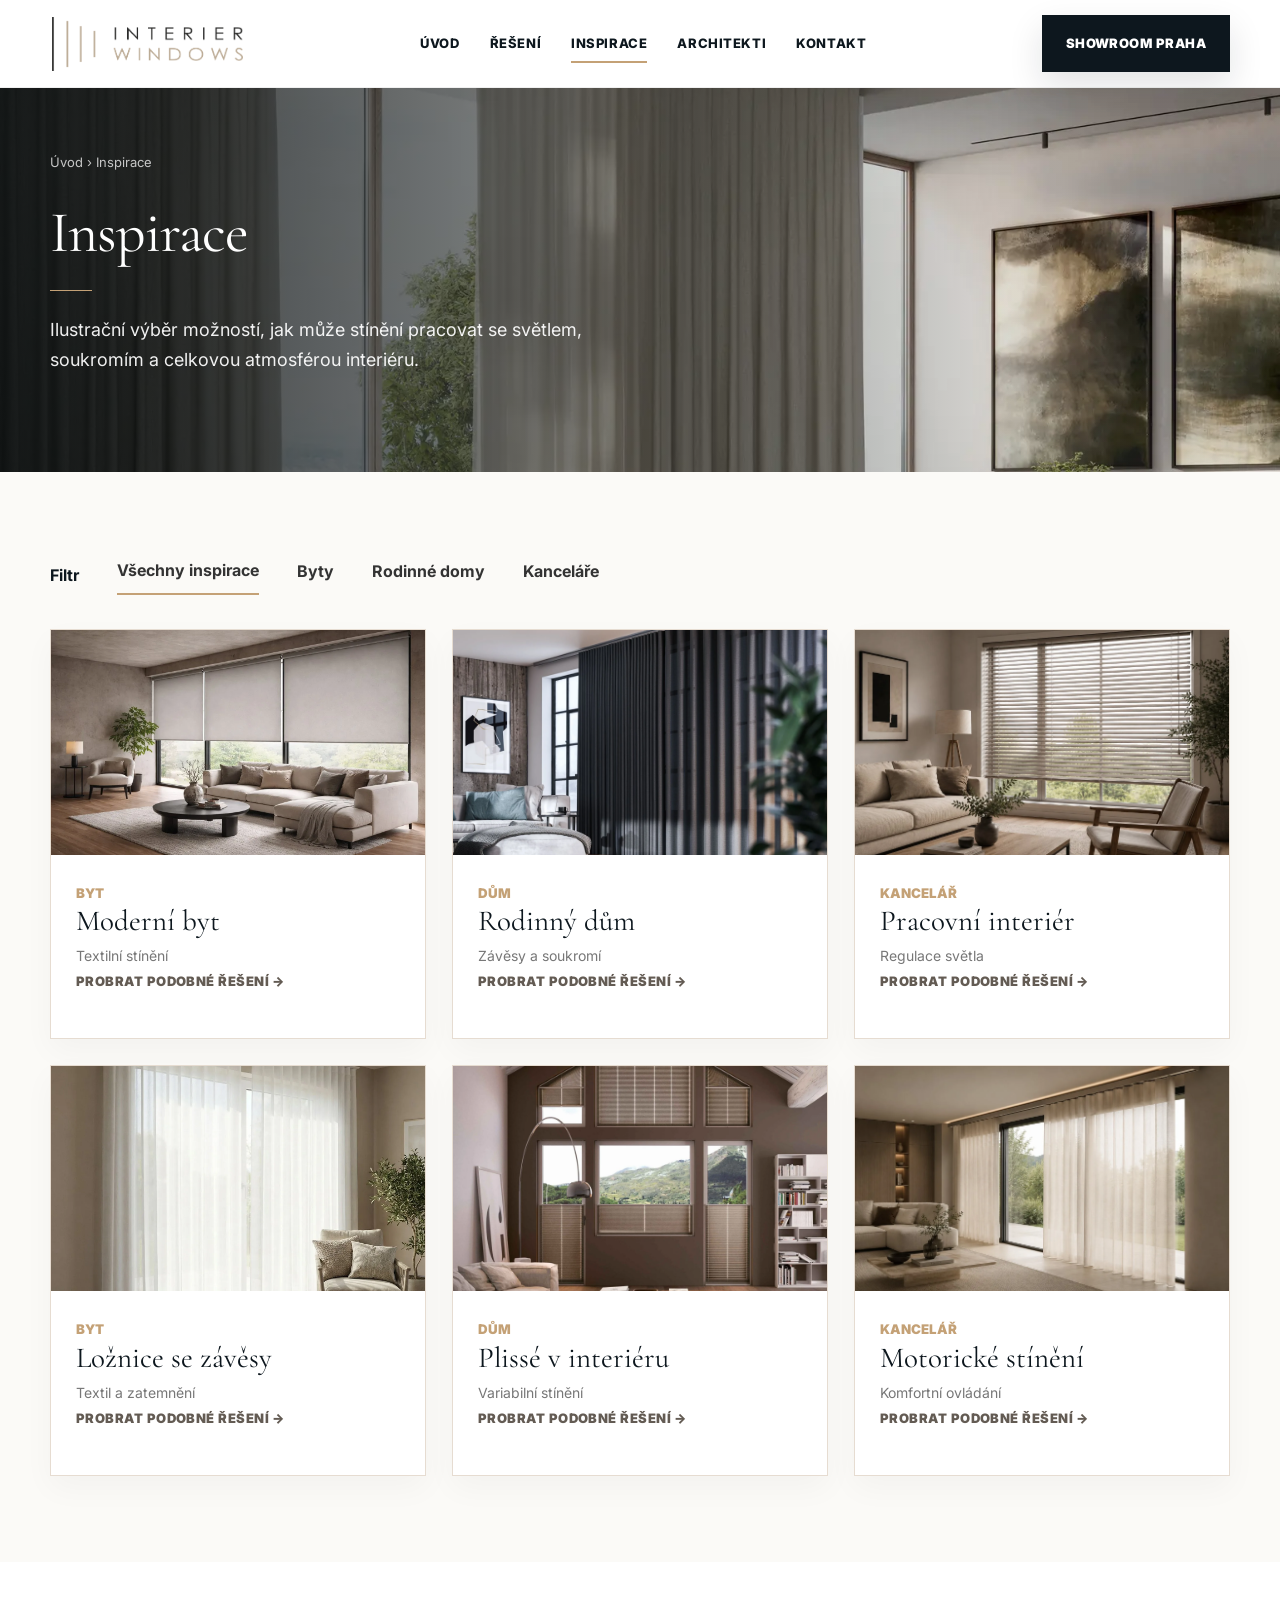
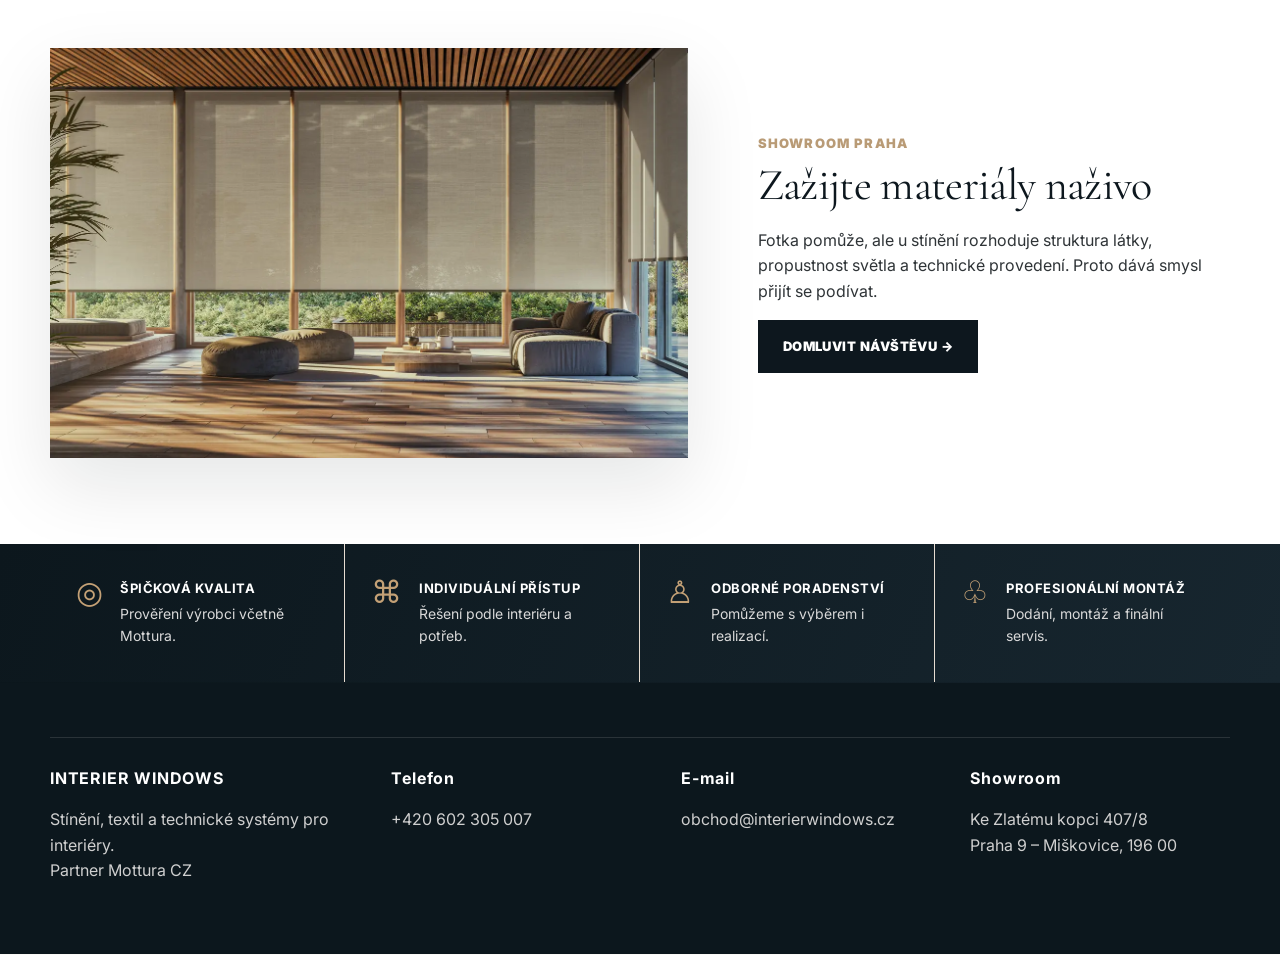
<file: realizace.html>
<!doctype html>
<html lang="cs">
  <head>
    <meta charset="utf-8" />
    <meta name="viewport" content="width=device-width,initial-scale=1" />
    <meta http-equiv="refresh" content="0; url=inspirace.html" />
    <link rel="canonical" href="inspirace.html" />
    <link rel="icon" href="favicon.ico" sizes="any" />
    <title>Inspirace | Interier Windows</title>
  </head>
  <body>
    <p>Stránka byla přesunuta na <a href="inspirace.html">Inspirace</a>.</p>
  </body>
</html>
</file>
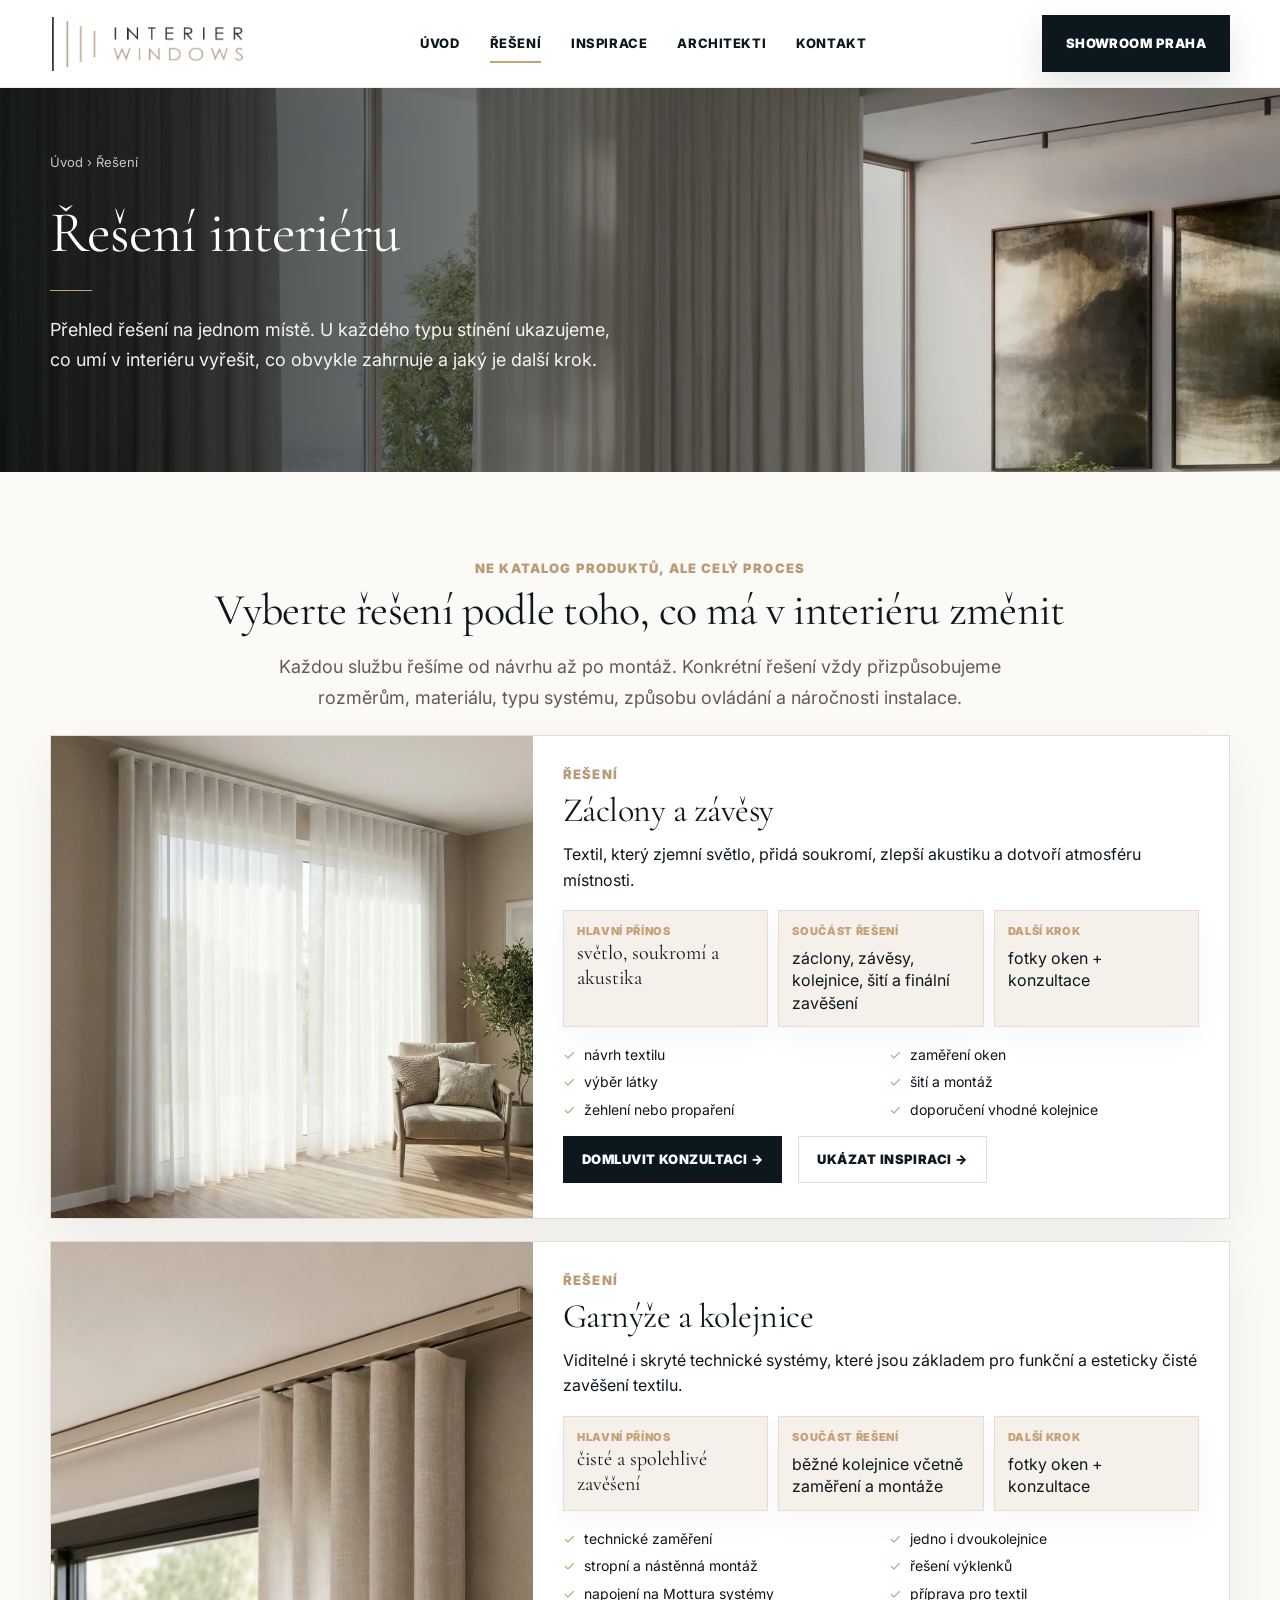
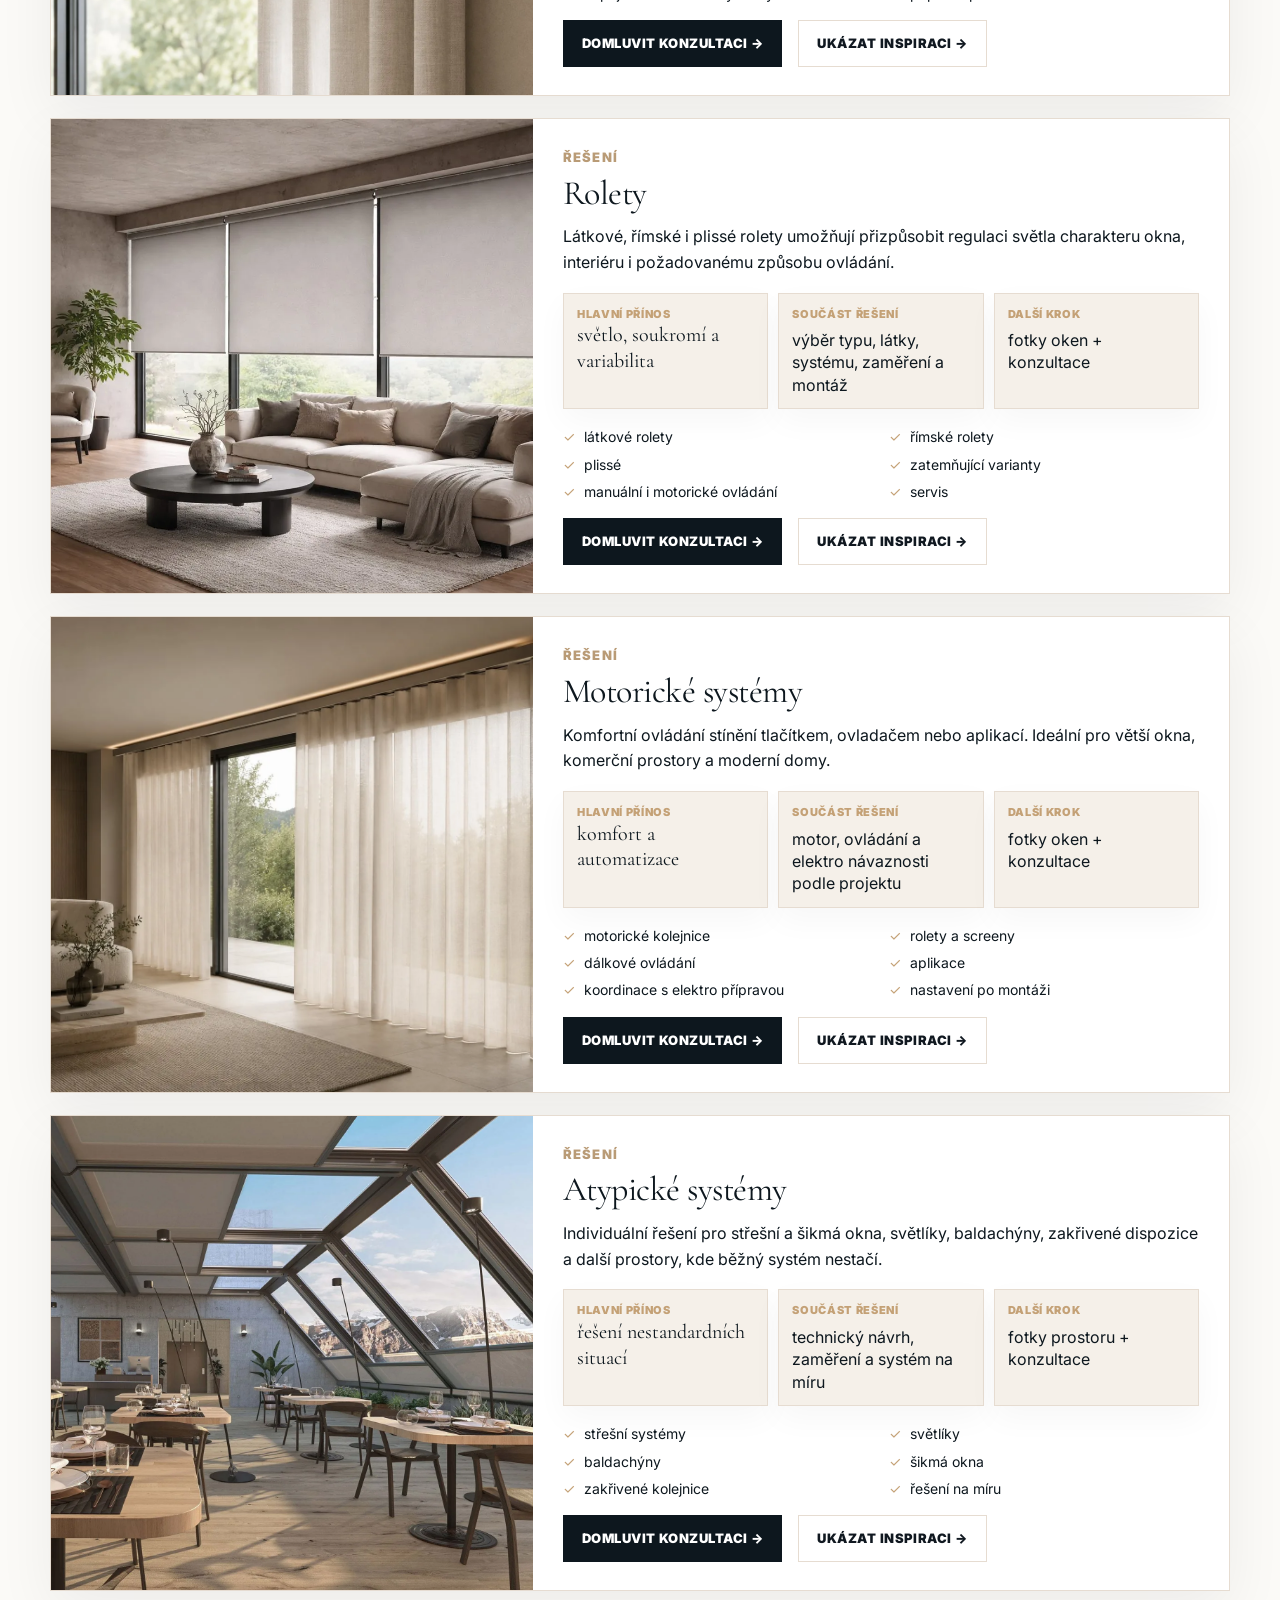
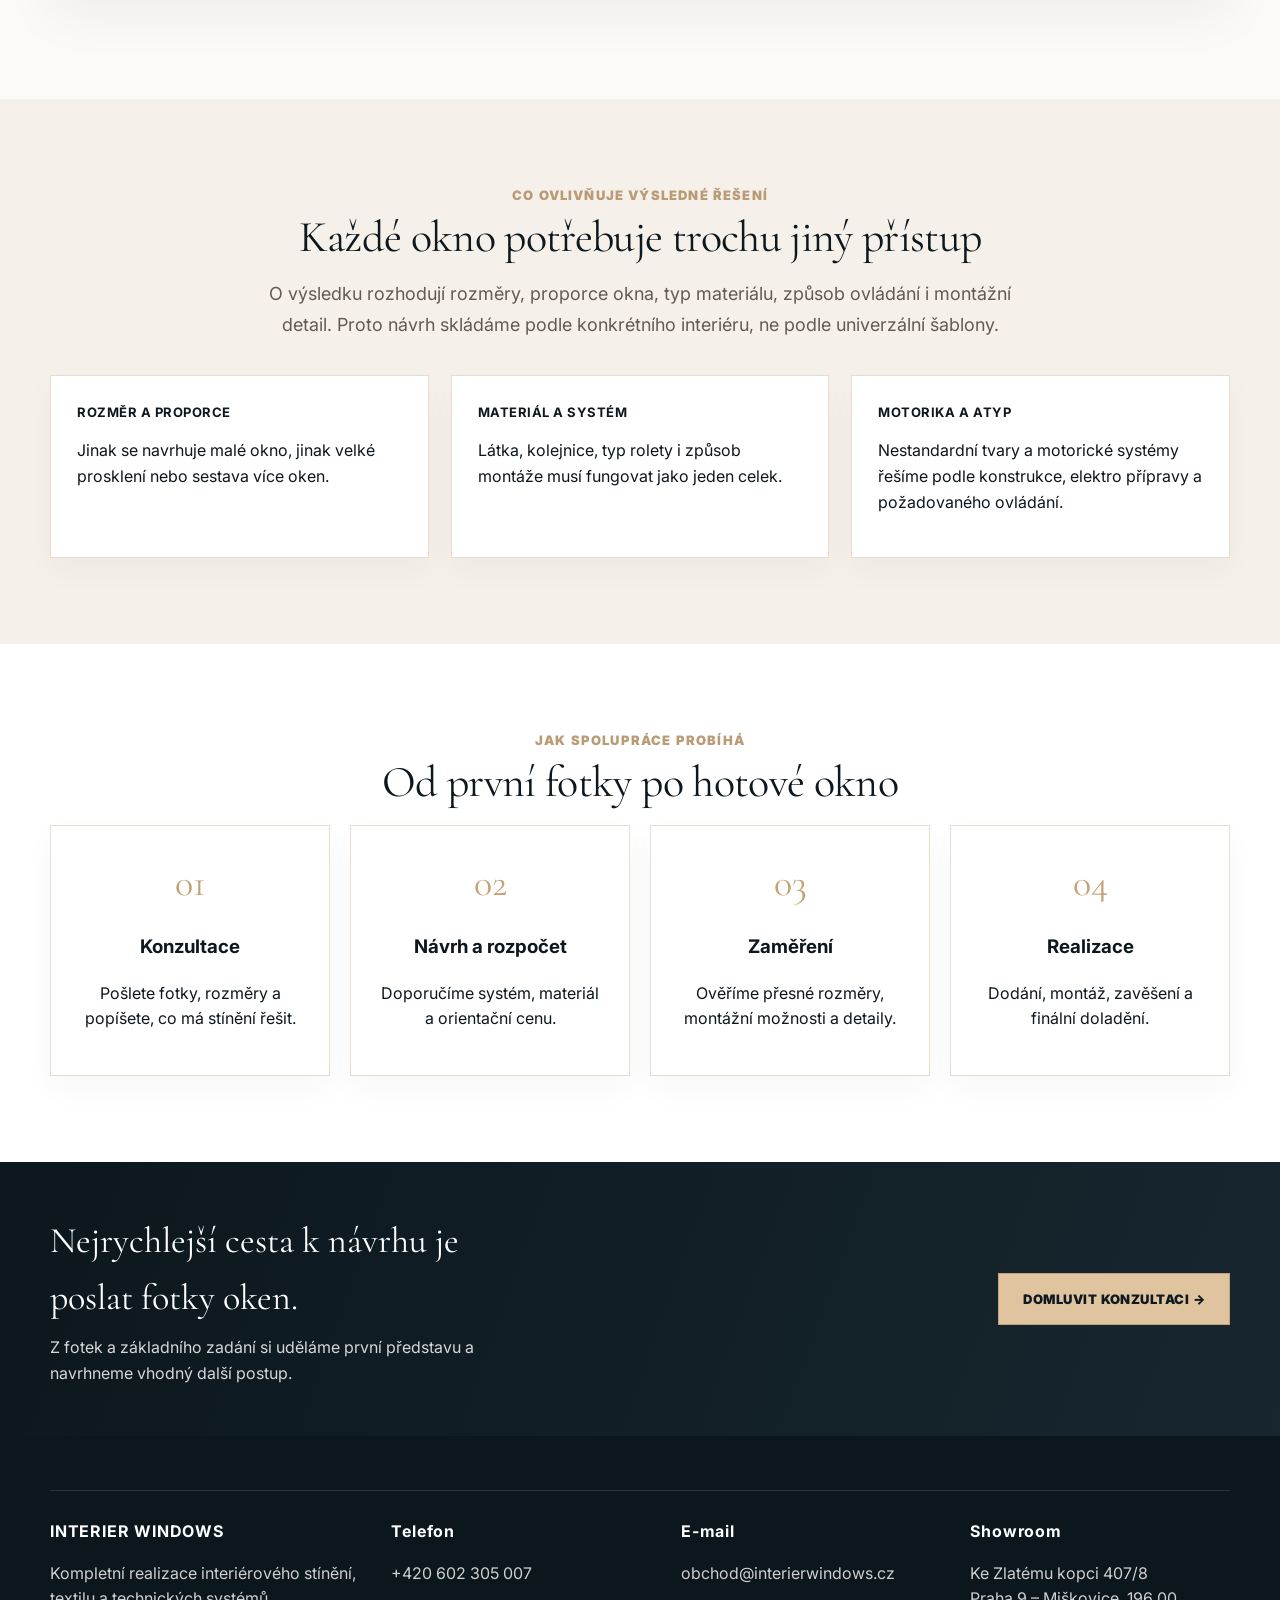
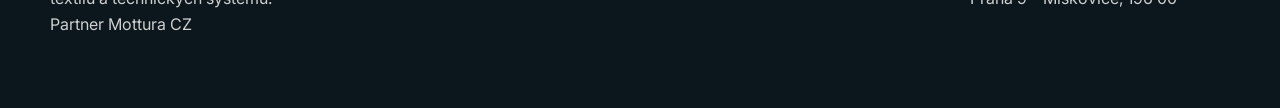
<file: sluzby.html>
<!doctype html>
<html lang="cs">
  <head>
    <meta charset="utf-8" />
    <meta name="viewport" content="width=device-width,initial-scale=1" />
    <meta
      name="description"
      content="Řešení interiérového stínění: záclony a závěsy, garnýže a kolejnice, rolety, motorické a atypické systémy."
    />
    <title>Řešení interiérového stínění | Interier Windows</title>
    <link rel="icon" href="favicon.ico" sizes="any" />
    <link rel="stylesheet" href="style.css" />
  </head>
  <body>
    <header class="topbar">
      <div class="wrap nav">
        <a
          class="brand"
          href="index.html"
          aria-label="Interier Windows – úvodní stránka"
        >
          <img
            class="logo"
            src="assets/img/logo/interier-windows-logo.png"
            alt="Interier Windows"
          />
        </a>
        <button
          class="hamb"
          type="button"
          aria-label="Otevřít menu"
          aria-expanded="false"
          aria-controls="main-menu"
        >
          ☰
        </button>
        <nav class="menu" id="main-menu" aria-label="Hlavní navigace">
          <a href="index.html">Úvod</a>
          <a class="active" href="sluzby.html" aria-current="page">Řešení</a>
          <a href="inspirace.html">Inspirace</a>
          <a href="architekti.html">Architekti</a>
          <a href="kontakt.html">Kontakt</a>
        </nav>
        <a class="showroom" href="kontakt.html#showroom">Showroom Praha</a>
      </div>
    </header>
    <main>
      <section class="hero page hero--image-1">
        <div class="wrap">
          <div class="crumb">Úvod › Řešení</div>
          <h1>Řešení interiéru</h1>
          <div class="line"></div>
          <p>
            Přehled řešení na jednom místě. U každého typu stínění ukazujeme, co
            umí v interiéru vyřešit, co obvykle zahrnuje a jaký je další krok.
          </p>
        </div>
      </section>
      <section class="section">
        <div class="wrap">
          <div class="center">
            <div class="eyebrow">Ne katalog produktů, ale celý proces</div>
            <h2>Vyberte řešení podle toho, co má v interiéru změnit</h2>
            <p class="lead">
              Každou službu řešíme od návrhu až po montáž. Konkrétní řešení vždy
              přizpůsobujeme rozměrům, materiálu, typu systému, způsobu ovládání
              a náročnosti instalace.
            </p>
          </div>
          <article id="textil" class="solution-row reveal">
            <img src="assets/img/products/zaclony.webp" alt="Záclony a závěsy" />
            <div class="solution-content">
              <div class="eyebrow">Řešení</div>
              <h2>Záclony a závěsy</h2>
              <p>
                Textil, který zjemní světlo, přidá soukromí, zlepší akustiku a
                dotvoří atmosféru místnosti.
              </p>
              <div class="price-strip">
                <div class="price-pill">
                  <small>Hlavní přínos</small><strong>světlo, soukromí a akustika</strong>
                </div>
                <div class="price-pill">
                  <small>Součást řešení</small>
                  <p>záclony, závěsy, kolejnice, šití a finální zavěšení</p>
                </div>
                <div class="price-pill">
                  <small>Další krok</small>
                  <p>fotky oken + konzultace</p>
                </div>
              </div>
              <div class="included">
                <span>návrh textilu</span><span>zaměření oken</span
                ><span>výběr látky</span><span>šití a montáž</span
                ><span>žehlení nebo propaření</span
                ><span>doporučení vhodné kolejnice</span>
              </div>
              <div class="actions">
                <a class="btn dark" href="kontakt.html">Domluvit konzultaci →</a
                ><a class="btn light" href="inspirace.html"
                  >Ukázat inspiraci →</a
                >
              </div>
            </div>
          </article>
          <article id="kolejnice" class="solution-row reveal">
            <img
              src="assets/img/products/kolejnice.webp"
              alt="Garnýže a kolejnice"
            />
            <div class="solution-content">
              <div class="eyebrow">Řešení</div>
              <h2>Garnýže a kolejnice</h2>
              <p>
                Viditelné i skryté technické systémy, které jsou základem pro
                funkční a esteticky čisté zavěšení textilu.
              </p>
              <div class="price-strip">
                <div class="price-pill">
                  <small>Hlavní přínos</small><strong>čisté a spolehlivé zavěšení</strong>
                </div>
                <div class="price-pill">
                  <small>Součást řešení</small>
                  <p>běžné kolejnice včetně zaměření a montáže</p>
                </div>
                <div class="price-pill">
                  <small>Další krok</small>
                  <p>fotky oken + konzultace</p>
                </div>
              </div>
              <div class="included">
                <span>technické zaměření</span><span>jedno i dvoukolejnice</span
                ><span>stropní a nástěnná montáž</span
                ><span>řešení výklenků</span
                ><span>napojení na Mottura systémy</span
                ><span>příprava pro textil</span>
              </div>
              <div class="actions">
                <a class="btn dark" href="kontakt.html">Domluvit konzultaci →</a
                ><a class="btn light" href="inspirace.html"
                  >Ukázat inspiraci →</a
                >
              </div>
            </div>
          </article>
          <article id="rolety" class="solution-row reveal">
            <img
              src="assets/img/products/rolety-interierove.webp"
              alt="Rolety"
            />
            <div class="solution-content">
              <div class="eyebrow">Řešení</div>
              <h2>Rolety</h2>
              <p>
                Látkové, římské i plissé rolety umožňují přizpůsobit regulaci
                světla charakteru okna, interiéru i požadovanému způsobu
                ovládání.
              </p>
              <div class="price-strip">
                <div class="price-pill">
                  <small>Hlavní přínos</small
                  ><strong>světlo, soukromí a variabilita</strong>
                </div>
                <div class="price-pill">
                  <small>Součást řešení</small>
                  <p>výběr typu, látky, systému, zaměření a montáž</p>
                </div>
                <div class="price-pill">
                  <small>Další krok</small>
                  <p>fotky oken + konzultace</p>
                </div>
              </div>
              <div class="included">
                <span>látkové rolety</span><span>římské rolety</span
                ><span>plissé</span><span>zatemňující varianty</span
                ><span>manuální i motorické ovládání</span><span>servis</span>
              </div>
              <div class="actions">
                <a class="btn dark" href="kontakt.html">Domluvit konzultaci →</a
                ><a class="btn light" href="inspirace.html"
                  >Ukázat inspiraci →</a
                >
              </div>
            </div>
          </article>
          <article id="motory" class="solution-row reveal">
            <img
              src="assets/img/products/motoricke-systemy.webp"
              alt="Motorické systémy"
            />
            <div class="solution-content">
              <div class="eyebrow">Řešení</div>
              <h2>Motorické systémy</h2>
              <p>
                Komfortní ovládání stínění tlačítkem, ovladačem nebo aplikací.
                Ideální pro větší okna, komerční prostory a moderní domy.
              </p>
              <div class="price-strip">
                <div class="price-pill">
                  <small>Hlavní přínos</small><strong>komfort a automatizace</strong>
                </div>
                <div class="price-pill">
                  <small>Součást řešení</small>
                  <p>motor, ovládání a elektro návaznosti podle projektu</p>
                </div>
                <div class="price-pill">
                  <small>Další krok</small>
                  <p>fotky oken + konzultace</p>
                </div>
              </div>
              <div class="included">
                <span>motorické kolejnice</span><span>rolety a screeny</span
                ><span>dálkové ovládání</span><span>aplikace</span
                ><span>koordinace s elektro přípravou</span
                ><span>nastavení po montáži</span>
              </div>
              <div class="actions">
                <a class="btn dark" href="kontakt.html">Domluvit konzultaci →</a
                ><a class="btn light" href="inspirace.html"
                  >Ukázat inspiraci →</a
                >
              </div>
            </div>
          </article>
          <article id="atypicke" class="solution-row reveal">
            <img
              src="assets/img/products/stresni-systemy.webp"
              alt="Atypické stínicí systémy"
            />
            <div class="solution-content">
              <div class="eyebrow">Řešení</div>
              <h2>Atypické systémy</h2>
              <p>
                Individuální řešení pro střešní a šikmá okna, světlíky,
                baldachýny, zakřivené dispozice a další prostory, kde běžný
                systém nestačí.
              </p>
              <div class="price-strip">
                <div class="price-pill">
                  <small>Hlavní přínos</small
                  ><strong>řešení nestandardních situací</strong>
                </div>
                <div class="price-pill">
                  <small>Součást řešení</small>
                  <p>technický návrh, zaměření a systém na míru</p>
                </div>
                <div class="price-pill">
                  <small>Další krok</small>
                  <p>fotky prostoru + konzultace</p>
                </div>
              </div>
              <div class="included">
                <span>střešní systémy</span><span>světlíky</span
                ><span>baldachýny</span><span>šikmá okna</span
                ><span>zakřivené kolejnice</span><span>řešení na míru</span>
              </div>
              <div class="actions">
                <a class="btn dark" href="kontakt.html">Domluvit konzultaci →</a
                ><a class="btn light" href="inspirace.html"
                  >Ukázat inspiraci →</a
                >
              </div>
            </div>
          </article>
        </div>
      </section>
      <section id="co-ovlivnuje-reseni" class="section stone">
        <div class="wrap center">
          <div class="eyebrow">Co ovlivňuje výsledné řešení</div>
          <h2>Každé okno potřebuje trochu jiný přístup</h2>
          <p class="lead">
            O výsledku rozhodují rozměry, proporce okna, typ materiálu, způsob
            ovládání i montážní detail. Proto návrh skládáme podle konkrétního
            interiéru, ne podle univerzální šablony.
          </p>
          <div class="problem-grid">
            <div class="problem">
              <strong>Rozměr a proporce</strong>
              <p>
                Jinak se navrhuje malé okno, jinak velké prosklení nebo sestava
                více oken.
              </p>
            </div>
            <div class="problem">
              <strong>Materiál a systém</strong>
              <p>
                Látka, kolejnice, typ rolety i způsob montáže musí fungovat jako
                jeden celek.
              </p>
            </div>
            <div class="problem">
              <strong>Motorika a atyp</strong>
              <p>
                Nestandardní tvary a motorické systémy řešíme podle konstrukce,
                elektro přípravy a požadovaného ovládání.
              </p>
            </div>
          </div>
        </div>
      </section>
      <section class="section white">
        <div class="wrap center">
          <div class="eyebrow">Jak spolupráce probíhá</div>
          <h2>Od první fotky po hotové okno</h2>
          <div class="process">
            <div>
              <h3>Konzultace</h3>
              <p>Pošlete fotky, rozměry a popíšete, co má stínění řešit.</p>
            </div>
            <div>
              <h3>Návrh a rozpočet</h3>
              <p>Doporučíme systém, materiál a orientační cenu.</p>
            </div>
            <div>
              <h3>Zaměření</h3>
              <p>Ověříme přesné rozměry, montážní možnosti a detaily.</p>
            </div>
            <div>
              <h3>Realizace</h3>
              <p>Dodání, montáž, zavěšení a finální doladění.</p>
            </div>
          </div>
        </div>
      </section>
      <section class="cta-band">
        <div class="wrap cta-grid">
          <div>
            <h2>Nejrychlejší cesta k návrhu je poslat fotky oken.</h2>
            <p>
              Z fotek a základního zadání si uděláme první představu a navrhneme
              vhodný další postup.
            </p>
          </div>
          <div></div>
          <a class="btn" href="kontakt.html">Domluvit konzultaci →</a>
        </div>
      </section>
    </main>
    <footer class="footer">
      <div class="wrap footer-grid">
        <div>
          <strong>INTERIER WINDOWS</strong>
          <p>
            Kompletní realizace interiérového stínění, textilu a technických
            systémů. <br /><a
              href="https://mottura.cz/"
              target="_blank"
              rel="noopener noreferrer"
              >Partner Mottura CZ</a
            >
          </p>
        </div>
        <div>
          <strong>Telefon</strong>
          <p><a href="tel:+420602305007">+420 602 305 007</a></p>
        </div>
        <div>
          <strong>E-mail</strong>
          <p>obchod@interierwindows.cz</p>
        </div>
        <div>
          <strong>Showroom</strong>
          <p>
            <a
              href="https://maps.app.goo.gl/6eoe3UdYhb4BpE249"
              target="_blank"
              rel="noopener noreferrer"
              >Ke Zlatému kopci 407/8<br />Praha 9 – Miškovice, 196 00</a
            >
          </p>
        </div>
      </div>
    </footer>
    <script src="app.js"></script>
  </body>
</html>
</file>
<file: style.css>
@import url("https://fonts.googleapis.com/css2?family=Cormorant+Garamond:wght@400;500;600&family=Inter:wght@400;500;600;700;800;900&display=swap");
:root {
  --ink: #0d171e;
  --ink2: #14242c;
  --stone: #f5f0e9;
  --soft: #fbfaf7;
  --white: #fff;
  --line: #e6dcd1;
  --muted: #635b53;
  --gold: #c4a176;
  --gold2: #dfc49f;
  --serif: Georgia, "Times New Roman", serif;
  --sans: Inter, Arial, sans-serif;
  --shadow: 0 28px 70px rgba(14, 20, 24, 0.1);
}
* {
  box-sizing: border-box;
}
html {
  scroll-behavior: smooth;
}
body {
  margin: 0;
  font-family: var(--sans);
  color: var(--ink);
  background: var(--soft);
  font-size: 16px;
  line-height: 1.6;
  -webkit-font-smoothing: antialiased;
}
a {
  text-decoration: none;
  color: inherit;
}
img {
  display: block;
  max-width: 100%;
}
.wrap {
  width: min(1180px, calc(100% - 56px));
  margin: auto;
}
.topbar {
  height: 92px;
  background: rgba(255, 255, 255, 0.94);
  backdrop-filter: blur(16px);
  border-bottom: 1px solid rgba(0, 0, 0, 0.06);
  position: sticky;
  top: 0;
  z-index: 50;
}
.nav {
  height: 100%;
  display: flex;
  align-items: center;
  justify-content: space-between;
  gap: 28px;
}
.brand {
  display: flex;
  align-items: center;
}
.logo {
  width: 210px;
  max-height: 58px;
  object-fit: contain;
}
.menu {
  display: flex;
  align-items: center;
  gap: 30px;
  font-size: 13px;
  font-weight: 800;
  letter-spacing: 0.045em;
  text-transform: uppercase;
}
.menu a {
  position: relative;
  padding: 36px 0;
}
.menu a:after {
  content: "";
  position: absolute;
  left: 0;
  right: 0;
  bottom: 27px;
  height: 2px;
  background: var(--gold);
  transform: scaleX(0);
  transition: 0.25s;
}
.menu a.active:after,
.menu a:hover:after {
  transform: scaleX(1);
}
.showroom {
  display: inline-flex;
  align-items: center;
  gap: 0;
  background: var(--ink);
  color: #fff;
  padding: 18px 24px;
  text-transform: uppercase;
  font-weight: 900;
  font-size: 13px;
  letter-spacing: 0.035em;
}
.hamb {
  display: none;
  border: 0;
  background: transparent;
  font-size: 30px;
}
.hero {
  min-height: 560px;
  color: #fff;
  display: flex;
  align-items: center;
  background:
    linear-gradient(
      90deg,
      rgba(5, 10, 12, 0.84),
      rgba(5, 10, 12, 0.5) 42%,
      rgba(5, 10, 12, 0.08) 78%
    ),
    var(--hero) center/cover no-repeat;
}
.hero.page {
  min-height: 380px;
}
.hero .wrap {
  padding: 64px 0;
}
.crumb {
  font-size: 13px;
  color: rgba(255, 255, 255, 0.75);
  margin-bottom: 28px;
}
.hero h1 {
  font-family: var(--serif);
  font-size: 64px;
  line-height: 1.12;
  font-weight: 400;
  margin: 0 0 24px;
  max-width: 690px;
}
.hero.page h1 {
  font-size: 58px;
}
.hero p {
  max-width: 570px;
  font-size: 18px;
  margin: 0 0 32px;
  color: rgba(255, 255, 255, 0.93);
}
.line {
  width: 42px;
  height: 1px;
  background: var(--gold);
  margin: 0 0 24px;
}
.actions {
  display: flex;
  gap: 16px;
  flex-wrap: wrap;
}
.btn {
  display: inline-flex;
  align-items: center;
  justify-content: center;
  gap: 12px;
  min-height: 52px;
  padding: 15px 24px;
  border: 1px solid var(--gold);
  background: var(--gold2);
  color: #101820;
  text-transform: uppercase;
  font-size: 13px;
  font-weight: 900;
  letter-spacing: 0.035em;
  transition: 0.22s;
  cursor: pointer;
}
.btn:hover {
  transform: translateY(-2px);
  box-shadow: 0 14px 32px rgba(0, 0, 0, 0.12);
}
.btn.dark {
  background: var(--ink);
  border-color: var(--ink);
  color: #fff;
}
.btn.ghost {
  background: transparent;
  color: #fff;
  border-color: rgba(255, 255, 255, 0.45);
}
.btn.light {
  background: #fff;
  border-color: var(--line);
}
.features {
  background: #fff;
  border-bottom: 1px solid rgba(0, 0, 0, 0.05);
}
.features.dark {
  background: linear-gradient(110deg, #0c171d, #17262f);
  color: #fff;
}
.feature-grid {
  display: grid;
  grid-template-columns: repeat(4, 1fr);
}
.feature {
  display: flex;
  gap: 17px;
  padding: 34px 26px;
  border-right: 1px solid var(--line);
  align-items: flex-start;
}
.feature:last-child {
  border-right: 0;
}
.ico {
  font-size: 31px;
  line-height: 1;
  color: var(--gold);
  font-weight: 400;
}
.feature h3 {
  margin: 0 0 4px;
  font-size: 13px;
  text-transform: uppercase;
  letter-spacing: 0.04em;
}
.feature p {
  margin: 0;
  color: var(--muted);
  font-size: 14px;
}
.features.dark .feature p {
  color: #d9d9d9;
}
.section {
  padding: 86px 0;
}
.section.white {
  background: #fff;
}
.section.stone {
  background: var(--stone);
}
.section.compact {
  padding: 58px 0;
}
.center {
  text-align: center;
}
.eyebrow {
  color: var(--gold);
  text-transform: uppercase;
  font-weight: 900;
  letter-spacing: 0.09em;
  font-size: 13px;
  margin-bottom: 8px;
}
.section h2,
.serif-title {
  font-family: var(--serif);
  font-size: 44px;
  line-height: 1.08;
  font-weight: 400;
  margin: 0 0 18px;
}
.lead {
  font-size: 18px;
  color: var(--muted);
  max-width: 760px;
}
.center .lead {
  margin-left: auto;
  margin-right: auto;
}
.service-grid {
  display: grid;
  grid-template-columns: repeat(4, 1fr);
  gap: 16px;
  margin-top: 36px;
}
.service-tile {
  height: 190px;
  position: relative;
  overflow: hidden;
  background: #ddd;
}
.service-tile img {
  width: 100%;
  height: 100%;
  object-fit: cover;
  filter: brightness(0.7);
  transition: 0.45s;
}
.service-tile:hover img {
  transform: scale(1.06);
  filter: brightness(0.58);
}
.service-tile span {
  position: absolute;
  left: 20px;
  bottom: 18px;
  right: 44px;
  color: #fff;
  font-size: 16px;
  font-weight: 900;
  text-transform: uppercase;
  letter-spacing: 0.025em;
  text-align: left;
}
.service-tile b {
  position: absolute;
  right: 20px;
  bottom: 15px;
  color: #fff;
  font-size: 24px;
}
.split {
  display: grid;
  grid-template-columns: 1fr 1.45fr;
  gap: 70px;
  align-items: center;
}
.split.reverse {
  grid-template-columns: 1.35fr 1fr;
}
.split img {
  width: 100%;
  height: 410px;
  object-fit: cover;
  box-shadow: var(--shadow);
}
.text p {
  color: #2f3437;
}
.ticks {
  list-style: none;
  margin: 26px 0;
  padding: 0;
}
.ticks li {
  margin: 11px 0;
  color: #424242;
}
.ticks li:before {
  content: "✓";
  color: var(--gold);
  margin-right: 12px;
  font-weight: 900;
}
.cards {
  display: grid;
  grid-template-columns: repeat(3, 1fr);
  gap: 26px;
}
.cards.four {
  grid-template-columns: repeat(4, 1fr);
}
.card {
  background: #fff;
  border: 1px solid var(--line);
  transition: 0.25s;
  overflow: hidden;
}
.card:hover {
  transform: translateY(-4px);
  box-shadow: var(--shadow);
}
.card img {
  width: 100%;
  height: 225px;
  object-fit: cover;
}
.card .in {
  padding: 25px;
}
.card h3 {
  margin: 0 0 8px;
  font-size: 16px;
  text-transform: uppercase;
  letter-spacing: 0.035em;
}
.card h3.serif {
  font-family: var(--serif);
  font-size: 29px;
  line-height: 1.12;
  text-transform: none;
  font-weight: 400;
  letter-spacing: 0;
}
.card p {
  margin: 0 0 20px;
  color: var(--muted);
}
.arrow {
  text-transform: uppercase;
  font-size: 13px;
  font-weight: 900;
  letter-spacing: 0.035em;
}
.cta-band {
  background: linear-gradient(110deg, #0c171d, #17262f);
  color: #fff;
  padding: 50px 0;
}
.cta-grid {
  display: grid;
  grid-template-columns: 1.25fr 1fr auto;
  gap: 36px;
  align-items: center;
}
.cta-grid h2 {
  font-family: var(--serif);
  font-size: 36px;
  font-weight: 400;
  margin: 0 0 8px;
}
.cta-grid p {
  color: #d7d7d7;
  margin: 0;
}
.mini {
  display: grid;
  grid-template-columns: repeat(2, 1fr);
  gap: 20px;
}
.mini div {
  border-left: 1px solid rgba(255, 255, 255, 0.22);
  padding-left: 22px;
}
.problem-grid {
  display: grid;
  grid-template-columns: repeat(3, 1fr);
  gap: 18px;
  margin-top: 34px;
}
.problem {
  background: #fff;
  border: 1px solid var(--line);
  padding: 26px;
  text-align: left;
}
.problem strong {
  display: block;
  margin-bottom: 7px;
  text-transform: uppercase;
  font-size: 13px;
  letter-spacing: 0.04em;
}
.solution-row {
  display: grid;
  grid-template-columns: 1.05fr 1.25fr;
  gap: 42px;
  align-items: stretch;
  background: #fff;
  border: 1px solid var(--line);
  margin: 28px 0;
  scroll-margin-top: 120px;
}
.solution-row img {
  width: 100%;
  height: 100%;
  min-height: 380px;
  object-fit: cover;
}
.solution-content {
  padding: 38px;
}
.solution-content h2 {
  font-size: 38px;
}
.price-strip {
  display: grid;
  grid-template-columns: repeat(3, 1fr);
  gap: 12px;
  margin: 24px 0;
}
.price-pill {
  background: var(--stone);
  border: 1px solid var(--line);
  padding: 16px;
}
.price-pill small {
  display: block;
  text-transform: uppercase;
  color: var(--gold);
  font-weight: 900;
  font-size: 11px;
  letter-spacing: 0.06em;
}
.price-pill strong {
  font-family: var(--serif);
  font-size: 24px;
  font-weight: 400;
}
.included {
  display: grid;
  grid-template-columns: 1fr 1fr;
  gap: 9px 18px;
  margin: 22px 0;
}
.included span:before {
  content: "✓";
  color: var(--gold);
  margin-right: 9px;
}
.process {
  display: grid;
  grid-template-columns: repeat(4, 1fr);
  gap: 20px;
  counter-reset: step;
}
.process div {
  background: #fff;
  border: 1px solid var(--line);
  padding: 27px;
  counter-increment: step;
}
.process div:before {
  content: "0" counter(step);
  font-family: var(--serif);
  font-size: 38px;
  color: var(--gold);
}
.page-grid {
  display: grid;
  grid-template-columns: 260px 1fr;
  gap: 42px;
  align-items: start;
}
.side {
  position: sticky;
  top: 116px;
}
.side h4 {
  text-transform: uppercase;
  font-size: 14px;
  margin-top: 0;
}
.side a {
  display: flex;
  justify-content: space-between;
  align-items: center;
  background: #fff;
  border-bottom: 1px solid var(--line);
  padding: 16px 18px;
  color: #2d2d2d;
}
.side a.active,
.side a:hover {
  background: var(--ink);
  color: #fff;
}
.note-box {
  background: #fff;
  border: 1px solid var(--line);
  padding: 26px;
  margin-top: 30px;
}
.filter {
  display: flex;
  gap: 38px;
  align-items: center;
  margin-bottom: 34px;
  overflow: auto;
}
.filter button {
  border: 0;
  background: transparent;
  font: inherit;
  font-weight: 700;
  padding: 0 0 9px;
  white-space: nowrap;
  cursor: pointer;
  color: #333;
}
.filter button.active {
  border-bottom: 2px solid var(--gold);
}
[hidden] {
  display: none !important;
}
.project-card {
  display: block;
}
.project-card small {
  color: var(--gold);
  text-transform: uppercase;
  font-weight: 900;
}
.project-card .loc {
  font-size: 14px;
  color: #777;
  margin-top: 5px;
}
.project-card__action {
  margin-top: 18px;
}
.form-wrap {
  display: grid;
  grid-template-columns: 1fr 1.15fr;
  gap: 34px;
  align-items: start;
}
.form {
  background: #fff;
  border: 1px solid var(--line);
  padding: 34px;
  display: grid;
  gap: 14px;
}
.form input,
.form select,
.form textarea {
  width: 100%;
  border: 1px solid #ddd;
  background: #fbfaf8;
  padding: 16px;
  font: inherit;
}
.form textarea {
  min-height: 140px;
}
.two {
  display: grid;
  grid-template-columns: 1fr 1fr;
  gap: 14px;
}
.contact-box {
  background: linear-gradient(110deg, #0c171d, #17262f);
  color: #fff;
  padding: 34px;
}
.contact-box p {
  color: #ddd;
}
.contact-box a {
  color: var(--gold2);
  text-decoration: underline;
  text-underline-offset: 3px;
}
.billing-details {
  margin-top: 26px;
  padding-top: 22px;
  border-top: 1px solid rgba(255, 255, 255, 0.18);
}
.billing-details h4 {
  margin: 0 0 8px;
  color: #fff;
  font-size: 13px;
  letter-spacing: 0.06em;
  text-transform: uppercase;
}
.showroom-gallery {
  display: grid;
  grid-template-columns: 1.45fr 1fr;
  gap: 10px;
  margin: 28px 0 10px;
}
.showroom-gallery img {
  display: block;
  width: 100%;
  height: 190px;
  object-fit: cover;
}
.showroom-gallery__main {
  object-position: center;
}
.trust-list {
  display: grid;
  grid-template-columns: repeat(2, 1fr);
  gap: 16px;
}
.trust-list div {
  background: #fff;
  border: 1px solid var(--line);
  padding: 22px;
}
.footer {
  background: #0c171d;
  color: #fff;
  padding: 42px 0;
}
.footer-grid {
  display: grid;
  grid-template-columns: 1.2fr repeat(3, 1fr);
  gap: 30px;
}
.footer p,
.footer a {
  color: #cfcfcf;
}
.reveal {
  opacity: 0;
  transform: translateY(22px);
  transition: 0.7s ease;
}
.reveal.visible {
  opacity: 1;
  transform: none;
}
@media (max-width: 980px) {
  .topbar {
    height: auto;
    padding: 13px 0;
  }
  .hamb {
    display: block;
  }
  .nav {
    flex-wrap: wrap;
  }
  .logo {
    width: 190px;
  }
  .menu {
    display: none;
    position: absolute;
    top: 79px;
    left: 0;
    right: 0;
    background: #fff;
    flex-direction: column;
    align-items: flex-start;
    gap: 0;
    padding: 18px 28px;
    border-top: 1px solid #eee;
    box-shadow: 0 18px 35px rgba(0, 0, 0, 0.08);
  }
  .menu.open {
    display: flex;
  }
  .menu a {
    padding: 12px 0;
  }
  .menu a:after {
    display: none;
  }
  .showroom {
    display: none;
  }
  .hero,
  .hero.page {
    min-height: 560px;
    background-position: center;
  }
  .hero h1,
  .hero.page h1 {
    font-size: 42px;
  }
  .wrap {
    width: min(100% - 32px, 1180px);
  }
  .feature-grid,
  .service-grid,
  .cards,
  .cards.four,
  .split,
  .split.reverse,
  .page-grid,
  .price-grid,
  .process,
  .form-wrap,
  .footer-grid,
  .cta-grid,
  .mini,
  .problem-grid,
  .solution-row,
  .price-strip,
  .included,
  .trust-list {
    grid-template-columns: 1fr;
  }
  .showroom-gallery {
    grid-template-columns: 1fr;
  }
  .showroom-gallery img {
    height: 240px;
  }
  .feature {
    border-right: 0;
    border-bottom: 1px solid var(--line);
    padding: 25px 0;
  }
  .section {
    padding: 62px 0;
  }
  .section h2,
  .serif-title {
    font-size: 34px;
  }
  .split {
    gap: 30px;
  }
  .split img,
  .solution-row img {
    height: 300px;
    min-height: 0;
  }
  .solution-content {
    padding: 26px;
  }
  .side {
    position: static;
  }
  .filter {
    gap: 24px;
  }
  .cta-grid {
    gap: 22px;
  }
  .two {
    grid-template-columns: 1fr;
  }
}

/* Vizuální doladění společných komponent */
:root {
  --serif: "Cormorant Garamond", Georgia, "Times New Roman", serif;
  --sans: "Inter", Arial, sans-serif;
  --logo-dark: #2b2b2a;
  --logo-beige: #b8a68f;
}
.topbar {
  height: 88px;
}
.logo {
  width: 195px;
  max-height: 54px;
}
.showroom {
  gap: 0;
  box-shadow: 0 14px 35px rgba(13, 23, 30, 0.12);
}
.showroom:hover {
  background: #17252d;
  transform: translateY(-1px);
}
.hero h1 {
  letter-spacing: -0.018em;
}
.hero p,
.lead {
  line-height: 1.7;
}
.section.tight {
  padding-top: 70px;
  padding-bottom: 70px;
}
.section h2,
.serif-title {
  letter-spacing: -0.015em;
}
.eyebrow {
  color: #b99b76;
}
.btn {
  border-radius: 0;
}
.feature .ico {
  font-family: var(--serif);
}
.proof-strip {
  background: #fff;
  border-bottom: 1px solid rgba(0, 0, 0, 0.06);
  border-top: 1px solid rgba(0, 0, 0, 0.04);
}
.proof-grid {
  display: grid;
  grid-template-columns: repeat(4, 1fr);
  gap: 0;
}
.proof-grid div {
  padding: 26px 28px;
  border-right: 1px solid var(--line);
}
.proof-grid div:last-child {
  border-right: 0;
}
.proof-grid strong {
  display: block;
  text-transform: uppercase;
  letter-spacing: 0.055em;
  font-size: 13px;
  margin-bottom: 4px;
}
.proof-grid span {
  display: block;
  color: var(--muted);
  font-size: 14px;
  line-height: 1.45;
}
.problem,
.card,
.price-pill,
.trust-list div,
.process div {
  box-shadow: 0 12px 30px rgba(13, 23, 30, 0.035);
}
.problem-grid {
  gap: 22px;
}
.service-tile {
  box-shadow: 0 16px 35px rgba(13, 23, 30, 0.08);
}
.solution-row {
  box-shadow: 0 20px 55px rgba(13, 23, 30, 0.06);
}
.footer {
  padding: 54px 0;
}
.footer strong {
  letter-spacing: 0.05em;
}
.footer-grid {
  border-top: 1px solid rgba(255, 255, 255, 0.12);
  padding-top: 28px;
}
@media (max-width: 980px) {
  .proof-grid {
    grid-template-columns: 1fr 1fr;
  }
  .proof-grid div {
    border-bottom: 1px solid var(--line);
  }
  .topbar {
    height: auto;
  }
  .logo {
    width: 178px;
  }
  .section.tight {
    padding-top: 54px;
    padding-bottom: 54px;
  }
}
@media (max-width: 620px) {
  .proof-grid {
    grid-template-columns: 1fr;
  }
  .hero h1,
  .hero.page h1 {
    font-size: 38px;
  }
  .hero {
    min-height: 520px;
  }
  .section h2,
  .serif-title {
    font-size: 31px;
  }
  .feature-grid {
    padding: 10px 0;
  }
  .actions .btn {
    width: 100%;
  }
}

/* Hero slider a procesní sekce */
.hero {
  position: relative;
  overflow: hidden;
}
.hero.hero-slider {
  background: #0c171d;
}
.hero.hero-slider .wrap {
  position: relative;
  z-index: 2;
}
.hero-bg {
  position: absolute;
  inset: 0;
  background-position: center;
  background-size: cover;
  opacity: 0;
  transform: scale(1.035);
  transition:
    opacity 1600ms ease,
    transform 9000ms ease;
  will-change: opacity, transform;
}
.hero-bg--1 {
  background-image: url("assets/img/hero/nahled-1.webp");
}
.hero-bg--2 {
  background-image: url("assets/img/hero/nahled-2.webp");
}
.hero-bg--3 {
  background-image: url("assets/img/hero/nahled-3.webp");
}
.hero--image-1 {
  --hero: url("assets/img/hero/nahled-1.webp");
}
.hero--image-3 {
  --hero: url("assets/img/hero/nahled-3.webp");
}
.section-action {
  margin-top: 32px;
}
.hero-bg::after {
  content: "";
  position: absolute;
  inset: 0;
  background: linear-gradient(
    90deg,
    rgba(5, 10, 12, 0.84),
    rgba(5, 10, 12, 0.5) 42%,
    rgba(5, 10, 12, 0.08) 78%
  );
}
.hero-bg.is-active {
  opacity: 1;
  transform: scale(1);
}
.feature-grid {
  align-items: stretch;
}
.feature {
  min-height: 126px;
}
.process-clean {
  margin-top: 34px;
  text-align: left;
}
.process-clean div {
  transition: 0.25s ease;
}
.process-clean div:hover {
  transform: translateY(-3px);
  box-shadow: 0 18px 42px rgba(13, 23, 30, 0.07);
}
@media (max-width: 980px) {
  .feature {
    min-height: auto;
  }
  .hero-bg::after {
    background: linear-gradient(
      90deg,
      rgba(5, 10, 12, 0.88),
      rgba(5, 10, 12, 0.58) 60%,
      rgba(5, 10, 12, 0.3)
    );
  }
}

/* Propojení Interier Windows a Mottura CZ */
.hero-note {
  display: inline-flex;
  margin: -12px 0 28px;
  padding: 9px 13px;
  border-left: 2px solid var(--gold);
  background: rgba(255, 255, 255, 0.08);
  color: rgba(255, 255, 255, 0.88);
  font-size: 13px;
  font-weight: 700;
  letter-spacing: 0.035em;
  text-transform: uppercase;
}
.mottura-panel {
  background: #fff;
}
.mottura-card {
  align-self: stretch;
  background: linear-gradient(135deg, #0c171d, #17262f);
  color: #fff;
  padding: 46px;
  display: flex;
  flex-direction: column;
  justify-content: center;
  box-shadow: var(--shadow);
}
.mottura-card strong {
  font-size: 34px;
  letter-spacing: 0.08em;
}
.mottura-card p {
  color: #e5e0d8;
  font-size: 18px;
  margin: 18px 0 28px;
}
.mottura-card a {
  color: var(--gold2);
  font-weight: 900;
  text-transform: uppercase;
  font-size: 13px;
  letter-spacing: 0.04em;
}
.footer a:hover {
  color: var(--gold2);
}
@media (max-width: 980px) {
  .hero-note {
    font-size: 12px;
    margin-top: -6px;
  }
  .mottura-card {
    padding: 30px;
  }
  .mottura-card strong {
    font-size: 28px;
  }
}

/* Stránka pro architekty */
.architect-grid {
  display: grid;
  grid-template-columns: 0.8fr 1.4fr;
  gap: 70px;
  align-items: start;
}
.architect-services {
  display: grid;
  grid-template-columns: repeat(2, 1fr);
  gap: 20px;
}
.architect-services article {
  background: #fff;
  border: 1px solid var(--line);
  padding: 28px;
  box-shadow: 0 12px 30px rgba(13, 23, 30, 0.035);
}
.architect-services h3 {
  margin: 0 0 8px;
  font-size: 15px;
  text-transform: uppercase;
  letter-spacing: 0.035em;
}
.architect-services p {
  margin: 0;
  color: var(--muted);
}

/* Přístupnost: respektování systémového nastavení omezených animací */
@media (prefers-reduced-motion: reduce) {
  html {
    scroll-behavior: auto;
  }
  .reveal {
    opacity: 1;
    transform: none;
    transition: none;
  }
  .hero-bg {
    transition: none;
    transform: none;
  }
  .btn,
  .card,
  .service-tile img {
    transition: none;
  }
}
@media (max-width: 980px) {
  .architect-grid,
  .architect-services {
    grid-template-columns: 1fr;
  }
  .architect-grid {
    gap: 32px;
  }
}

/* Posuvný přehled hlavních skupin řešení na úvodní stránce */
.service-carousel {
  position: relative;
  margin-top: 36px;
  padding: 0 48px;
}
.service-carousel .service-grid {
  grid-template-columns: none;
  grid-auto-flow: column;
  grid-auto-columns: calc((100% - 48px) / 4);
  gap: 16px;
  margin-top: 0;
  overflow-x: auto;
  overscroll-behavior-inline: contain;
  scroll-behavior: smooth;
  scroll-snap-type: inline mandatory;
  scrollbar-width: none;
}
.service-carousel .service-grid::-webkit-scrollbar {
  display: none;
}
.service-carousel .service-tile {
  scroll-snap-align: start;
}
.service-carousel__arrow {
  position: absolute;
  top: 50%;
  z-index: 2;
  width: 38px;
  height: 38px;
  border: 1px solid var(--line);
  border-radius: 50%;
  background: #fff;
  color: var(--ink);
  box-shadow: 0 10px 28px rgba(13, 23, 30, 0.12);
  cursor: pointer;
  font: 400 30px/1 var(--sans);
  transform: translateY(-50%);
  transition: opacity 0.2s ease, transform 0.2s ease;
}
.service-carousel__arrow:hover:not(:disabled) {
  transform: translateY(-50%) scale(1.06);
}
.service-carousel__arrow:disabled {
  opacity: 0.28;
  cursor: default;
}
.service-carousel__arrow--prev {
  left: 0;
}
.service-carousel__arrow--next {
  right: 0;
}

@media (max-width: 980px) {
  .service-carousel .service-grid {
    grid-auto-columns: calc((100% - 16px) / 2);
  }
}

@media (max-width: 600px) {
  .service-carousel {
    padding: 0 38px;
  }
  .service-carousel .service-grid {
    grid-auto-columns: 88%;
  }
  .service-carousel__arrow {
    width: 32px;
    height: 32px;
    font-size: 25px;
  }
}

/* Jemnější vyvážení kontaktní stránky */
.form-wrap > .form {
  align-self: center;
}
.showroom-gallery {
  margin-top: 22px;
}
.showroom-gallery img {
  height: 160px;
}
.contact-box {
  padding: 28px;
}
.contact-box h3 {
  margin-top: 0;
}
.billing-details {
  margin-top: 18px;
  padding-top: 16px;
}
.billing-details p {
  margin-bottom: 0;
}
.contact-box__grid {
  display: grid;
  grid-template-columns: 1fr 1fr;
  gap: 24px;
  align-items: start;
}
.contact-box__grid > div > p:first-child {
  margin-top: 0;
}
.contact-box__grid .billing-details {
  margin-top: 0;
  padding: 0 0 0 24px;
  border-top: 0;
  border-left: 1px solid rgba(255, 255, 255, 0.18);
}

/* Kompaktnější detaily řešení při zachování všech informací */
.solution-row {
  grid-template-columns: 0.9fr 1.3fr;
  gap: 0;
  margin: 22px 0;
}
.solution-row img {
  min-height: 0;
}
.solution-content {
  padding: 28px 30px;
}
.solution-content h2 {
  margin-bottom: 12px;
  font-size: 34px;
}
.solution-content > p {
  margin: 0;
}
.price-strip {
  gap: 10px;
  margin: 17px 0;
}
.price-pill {
  padding: 12px 13px;
}
.price-pill strong {
  font-size: 20px;
  line-height: 1.2;
}
.price-pill p {
  margin: 6px 0 0;
  line-height: 1.4;
}
.included {
  gap: 5px 16px;
  margin: 15px 0;
  font-size: 14px;
}
.solution-content .btn {
  min-height: 46px;
  padding: 12px 18px;
}

/* Opticky přesné vystředění ikon v kruhových tlačítkách */
.service-carousel__arrow {
  display: flex;
  align-items: center;
  justify-content: center;
  padding: 0;
  font-size: 0;
}
.service-carousel__arrow::before {
  width: 8px;
  height: 8px;
  border-top: 2px solid currentColor;
  border-right: 2px solid currentColor;
  content: "";
}
.service-carousel__arrow--prev::before {
  transform: rotate(-135deg);
}
.service-carousel__arrow--next::before {
  transform: rotate(45deg);
}

@media (max-width: 980px) {
  .form-wrap > .form {
    align-self: auto;
  }
  .showroom-gallery {
    grid-template-columns: 1.45fr 1fr;
  }
  .showroom-gallery img {
    height: 150px;
  }
  .solution-row img {
    height: 230px;
  }
  .solution-content {
    padding: 24px;
  }
  .price-strip {
    gap: 7px;
  }
  .price-pill {
    display: grid;
    grid-template-columns: 108px 1fr;
    gap: 12px;
    align-items: center;
    padding: 10px 12px;
    text-align: left;
  }
  .price-pill p,
  .price-pill strong {
    margin: 0;
  }
  .included {
    grid-template-columns: 1fr 1fr;
  }
}

@media (max-width: 620px) {
  .contact-box__grid {
    grid-template-columns: 1fr;
  }
  .contact-box__grid .billing-details {
    margin-top: 0;
    padding: 16px 0 0;
    border-top: 1px solid rgba(255, 255, 255, 0.18);
    border-left: 0;
  }
  .solution-content .actions {
    display: grid;
    grid-template-columns: 1fr 1fr;
    gap: 8px;
  }
  .solution-content .actions .btn {
    min-height: 44px;
    padding: 10px 8px;
    font-size: 10px;
  }
}

@media (max-width: 460px) {
  .price-pill {
    grid-template-columns: 96px 1fr;
    gap: 9px;
  }
  .price-pill strong {
    font-size: 18px;
  }
}

/* Finální mobilní optimalizace. Je umístěná na konci souboru, aby měla
   přednost před desktopovými doplňky výše a neměnila jejich vzhled. */
@media (max-width: 620px) {
  body {
    overflow-x: hidden;
    font-size: 15px;
    line-height: 1.55;
  }

  .wrap {
    width: min(100% - 32px, 1180px);
  }

  .topbar {
    height: 72px;
    padding: 8px 0;
  }

  .logo {
    width: 168px;
    max-height: 48px;
  }

  .menu {
    top: 72px;
    padding: 10px 16px;
  }

  .menu a {
    width: 100%;
    padding: 11px 0;
  }

  .hero {
    min-height: 520px;
  }

  .hero.page {
    min-height: 350px;
  }

  .hero .wrap {
    padding: 46px 0;
  }

  .hero.page .wrap {
    padding: 38px 0;
  }

  .hero h1,
  .hero.page h1 {
    font-size: clamp(36px, 10vw, 42px);
    line-height: 1.05;
  }

  .hero p {
    font-size: 16px;
    line-height: 1.55;
  }

  .hero-note {
    width: 100%;
    padding: 13px 15px;
    font-size: 13px;
  }

  .section,
  .section.tight {
    padding: 44px 0;
  }

  .section h2,
  .serif-title {
    font-size: 31px;
    line-height: 1.08;
  }

  .lead {
    font-size: 16px;
    line-height: 1.6;
  }

  .eyebrow {
    font-size: 11px;
    line-height: 1.35;
  }

  .feature-grid {
    grid-template-columns: 1fr 1fr;
    padding: 0;
  }

  .feature {
    min-height: 0;
    padding: 18px 12px;
    gap: 10px;
    border-bottom: 1px solid var(--line);
  }

  .feature:nth-child(odd) {
    border-right: 1px solid var(--line);
  }

  .feature h3 {
    font-size: 12px;
  }

  .feature p {
    font-size: 13px;
  }

  .feature .ico {
    font-size: 24px;
  }

  .service-carousel {
    padding: 0 34px;
  }

  .service-carousel .service-grid {
    grid-auto-columns: 86%;
  }

  .service-tile {
    height: 175px;
  }

  .split,
  .split.reverse {
    gap: 24px;
  }

  .split img {
    height: 220px;
    min-height: 0;
  }

  .ticks {
    margin: 20px 0;
  }

  .ticks li {
    position: relative;
    margin: 10px 0;
    padding-left: 24px;
    font-size: 15px;
  }

  .ticks li::before {
    position: absolute;
    left: 0;
    margin: 0;
  }

  .process {
    grid-template-columns: repeat(2, minmax(0, 1fr));
    gap: 10px;
  }

  .process div {
    min-width: 0;
    padding: 17px;
  }

  .process div::before {
    font-size: 27px;
  }

  .process h3 {
    font-size: 15px;
  }

  .process p {
    margin-bottom: 0;
    font-size: 13px;
    line-height: 1.45;
  }

  .cards,
  .cards.four {
    grid-template-columns: repeat(2, minmax(0, 1fr));
    gap: 12px;
  }

  .card img {
    height: 130px;
  }

  .card .in {
    padding: 14px;
  }

  .card h3 {
    font-size: 13px;
  }

  .solution-row {
    display: block;
    margin: 18px 0;
  }

  .solution-row img {
    width: 100%;
    height: 185px;
    min-height: 0;
  }

  .solution-content {
    padding: 20px;
  }

  .solution-content h2 {
    font-size: 30px;
  }

  .solution-content > p {
    font-size: 15px;
    line-height: 1.5;
  }

  .price-strip {
    grid-template-columns: 1fr;
    gap: 7px;
    margin: 15px 0;
  }

  .price-pill {
    grid-template-columns: 96px 1fr;
    gap: 10px;
    padding: 10px 12px;
  }

  .price-pill small {
    font-size: 9px;
  }

  .price-pill strong {
    font-size: 17px;
  }

  .price-pill p {
    margin: 0;
    font-size: 13px;
    line-height: 1.35;
  }

  .included {
    grid-template-columns: 1fr 1fr;
    gap: 7px 12px;
    margin: 15px 0;
    font-size: 13px;
  }

  .included span {
    position: relative;
    padding-left: 18px;
  }

  .included span::before {
    position: absolute;
    left: 0;
    margin: 0;
  }

  .solution-content .actions {
    grid-template-columns: 1fr 1fr;
  }

  .solution-content .actions .btn {
    padding: 10px 6px;
    font-size: 9.5px;
  }

  .problem-grid {
    gap: 10px;
  }

  .problem {
    padding: 18px;
  }

  .problem p {
    margin-bottom: 0;
    font-size: 14px;
  }

  .architect-services {
    grid-template-columns: repeat(2, minmax(0, 1fr));
    gap: 10px;
  }

  .architect-services article {
    padding: 16px;
  }

  .architect-services p {
    font-size: 13px;
  }

  .form-wrap {
    gap: 24px;
  }

  .showroom-gallery {
    grid-template-columns: 1.35fr 1fr;
    gap: 7px;
    margin: 18px 0 8px;
  }

  .showroom-gallery img {
    height: 110px;
  }

  .contact-box {
    padding: 20px;
  }

  .contact-box__grid {
    gap: 14px;
  }

  .contact-box p {
    font-size: 14px;
  }

  .contact-box a {
    overflow-wrap: anywhere;
  }

  .form {
    gap: 11px;
    padding: 18px;
  }

  .form input,
  .form select,
  .form textarea {
    padding: 13px;
    font-size: 16px;
  }

  .form textarea {
    min-height: 115px;
  }

  .form input[type="file"] {
    max-width: 100%;
    padding: 10px;
    font-size: 13px;
  }

  .cta-band {
    padding: 38px 0;
  }

  .cta-grid h2 {
    font-size: 30px;
  }

  .mini {
    grid-template-columns: 1fr 1fr;
    gap: 10px;
  }

  .mini div {
    padding: 14px;
  }

  .mini p {
    font-size: 13px;
  }

  .footer {
    padding: 38px 0;
  }

  .footer-grid {
    grid-template-columns: 1fr 1fr;
    gap: 22px 18px;
  }

  .footer-grid > div:first-child,
  .footer-grid > div:last-child {
    grid-column: 1 / -1;
  }

  .footer-grid > div:last-child::before {
    display: block;
    width: 100%;
    height: 130px;
    margin-bottom: 16px;
    border: 1px solid rgba(255, 255, 255, 0.18);
    background: url("assets/img/showroom/showroom-praha.webp") center / cover;
    content: "";
  }

  .footer p,
  .footer a {
    font-size: 14px;
  }
}

@media (max-width: 380px) {
  .process,
  .cards,
  .cards.four,
  .architect-services {
    grid-template-columns: 1fr;
  }
}
</file>
